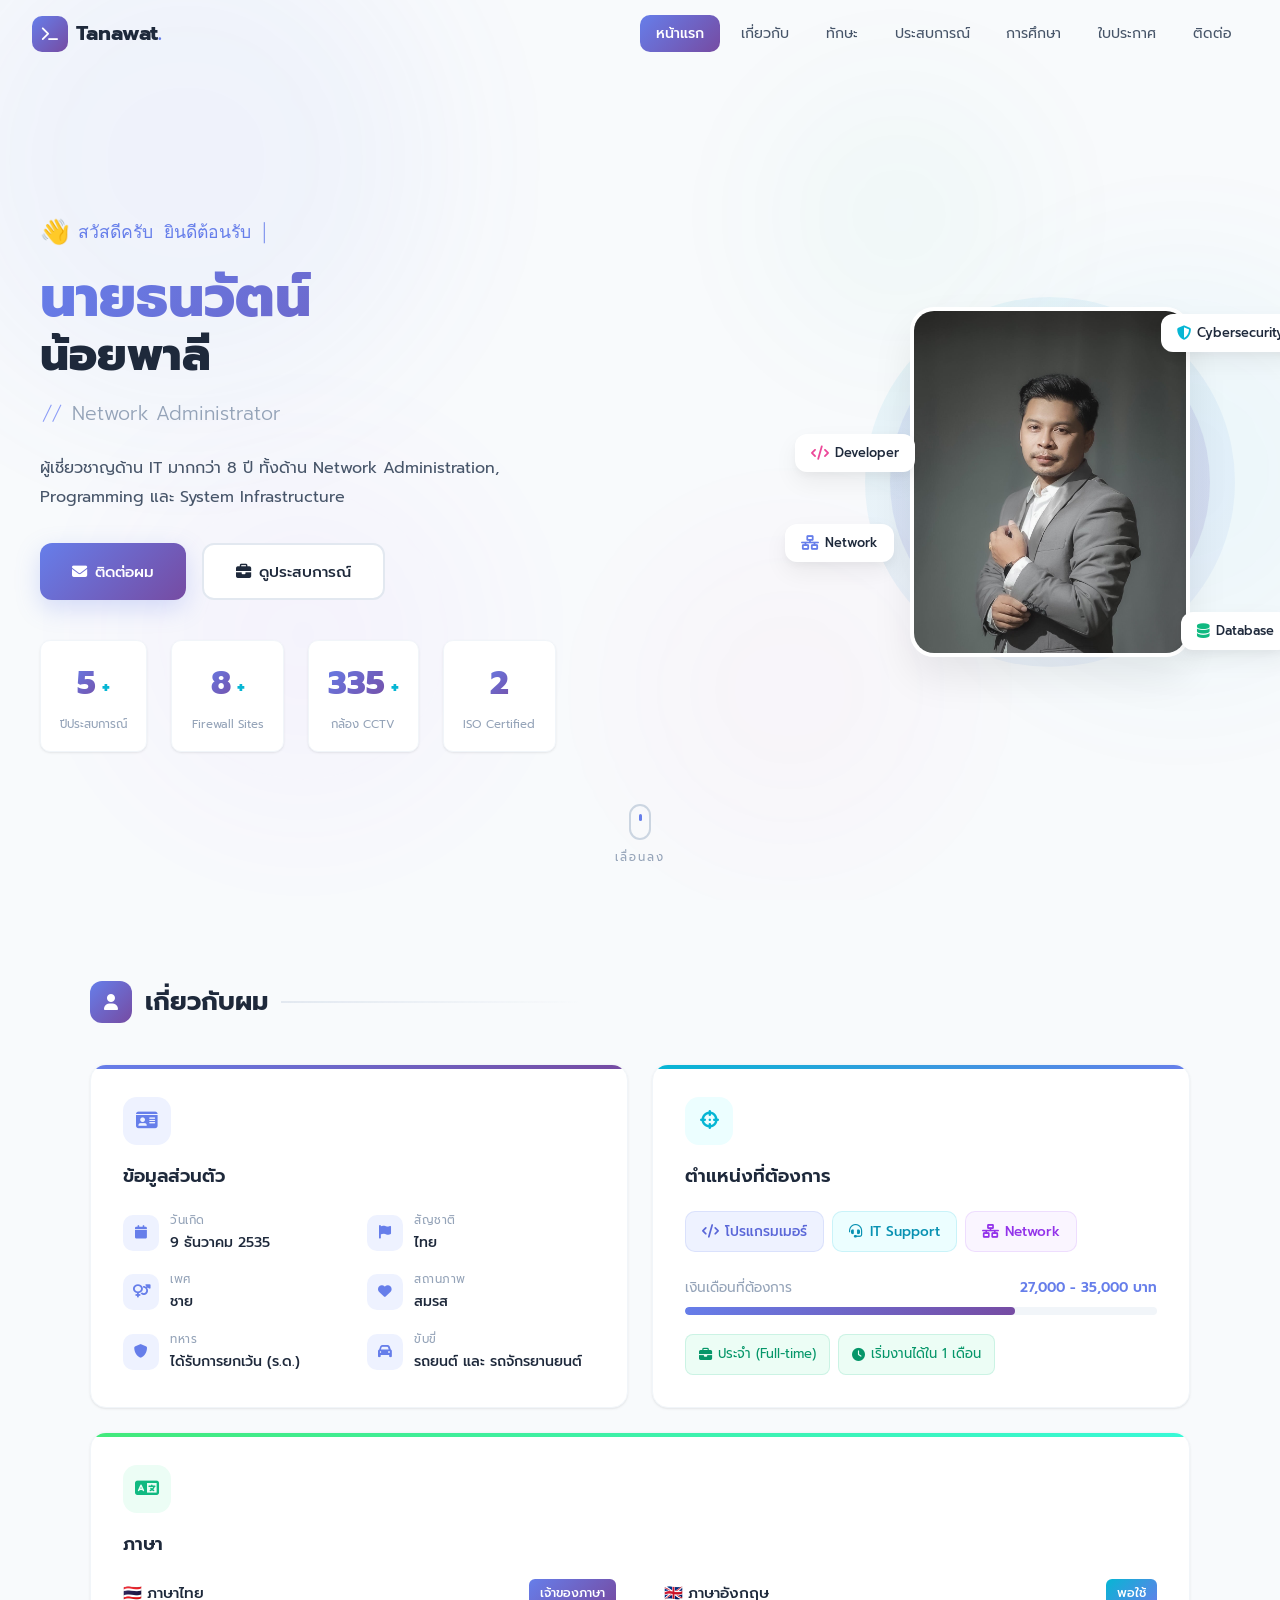
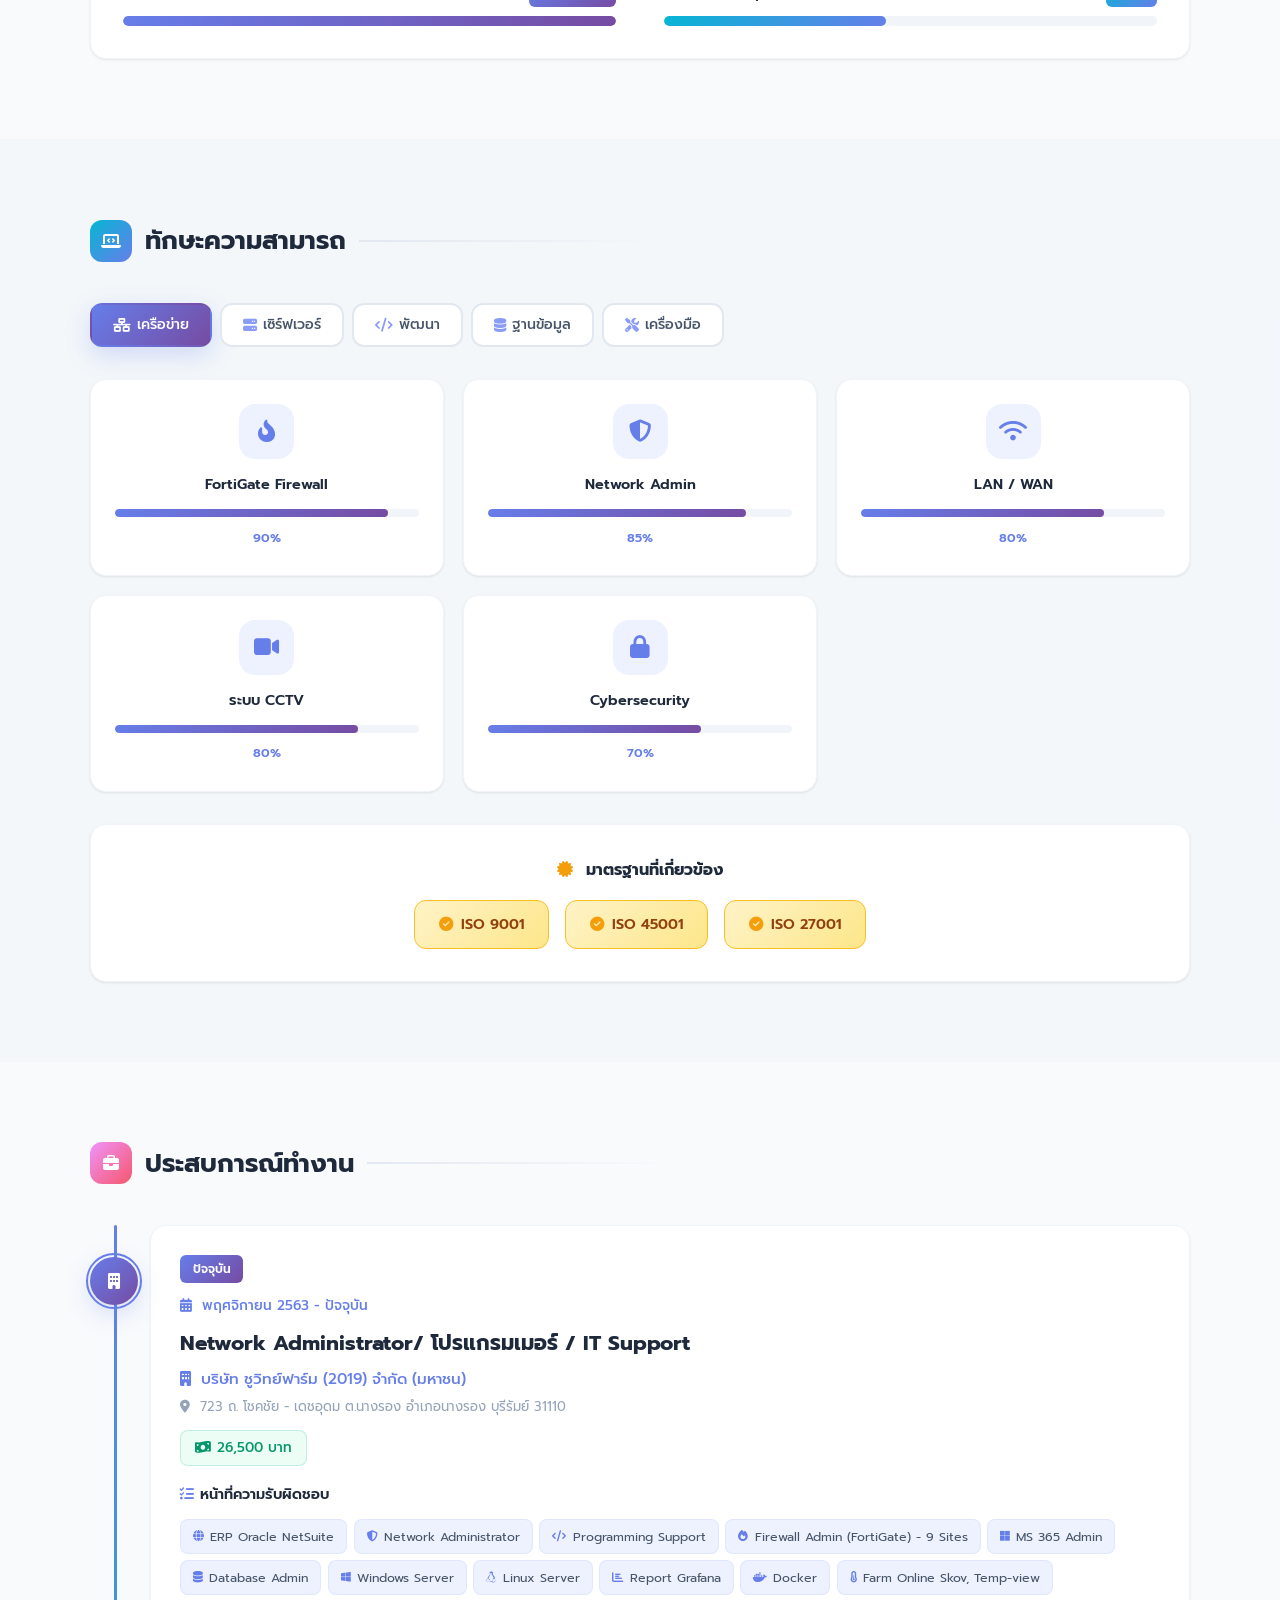
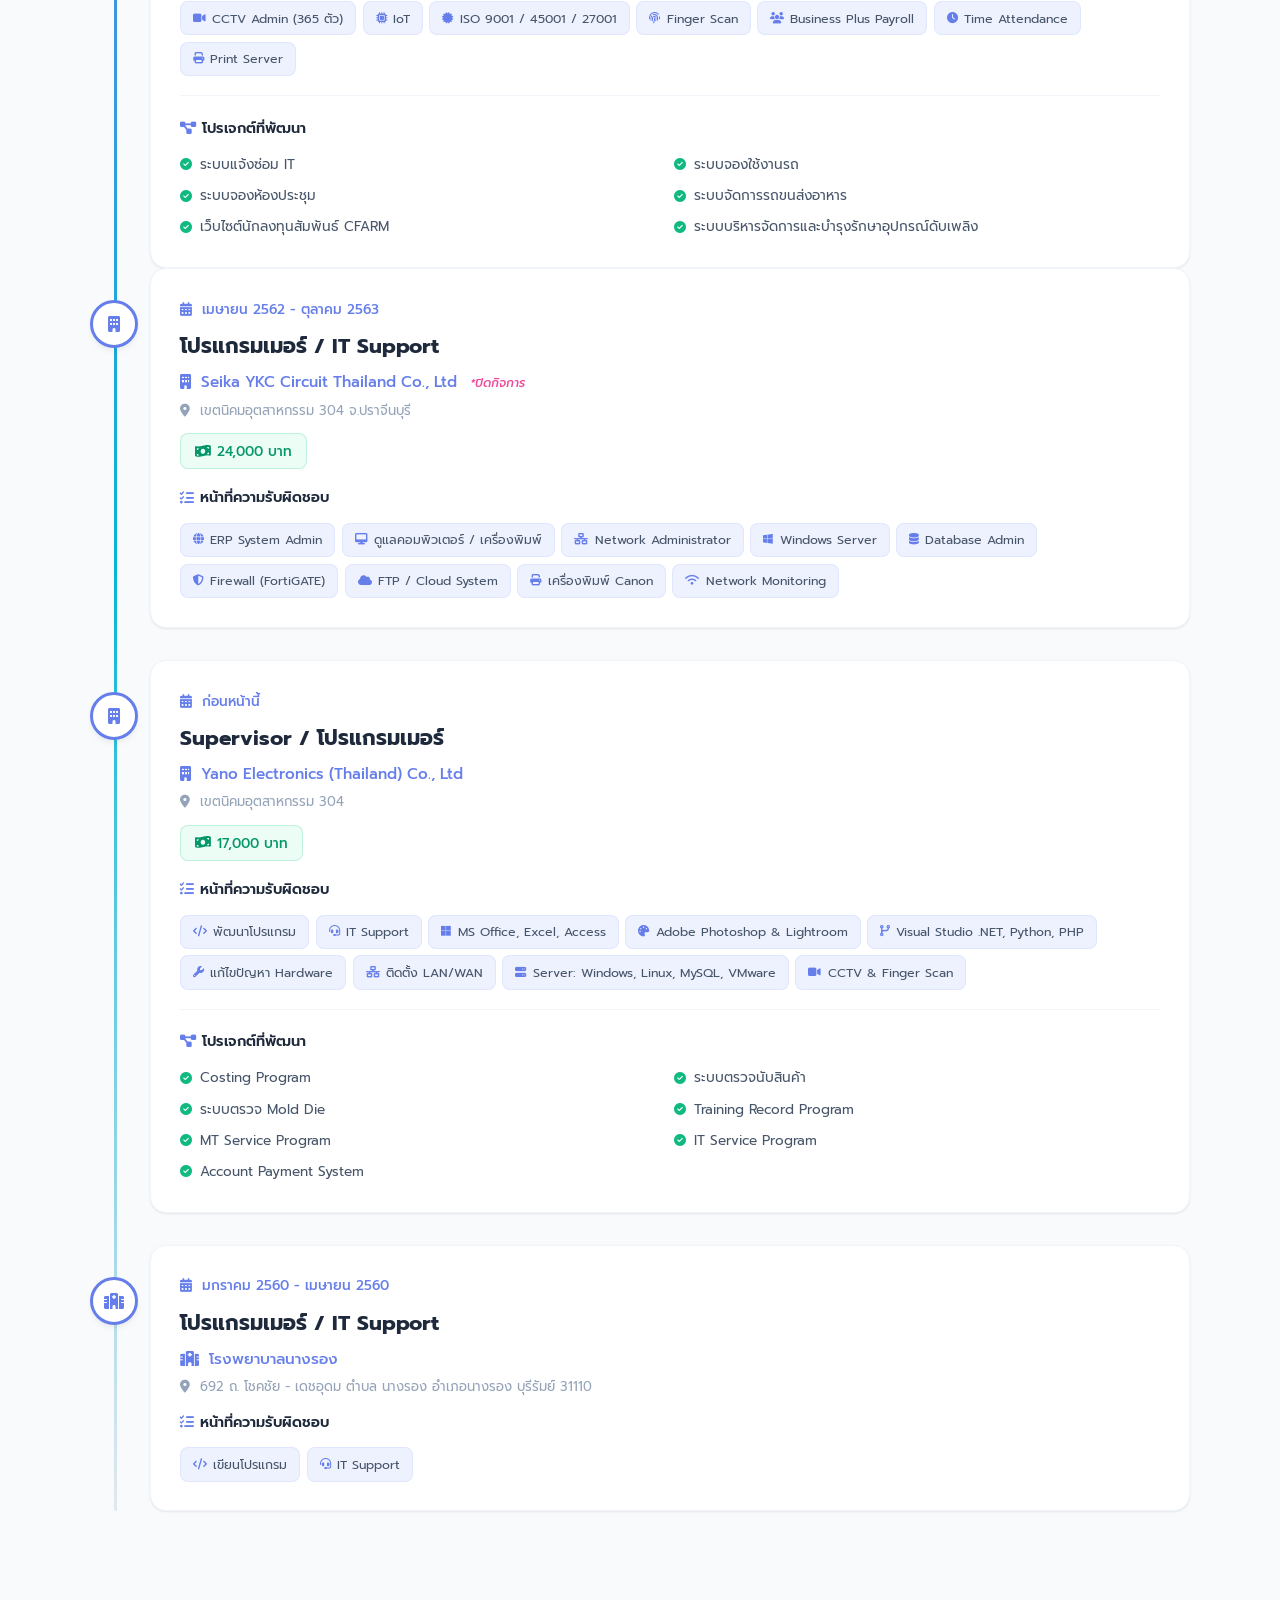
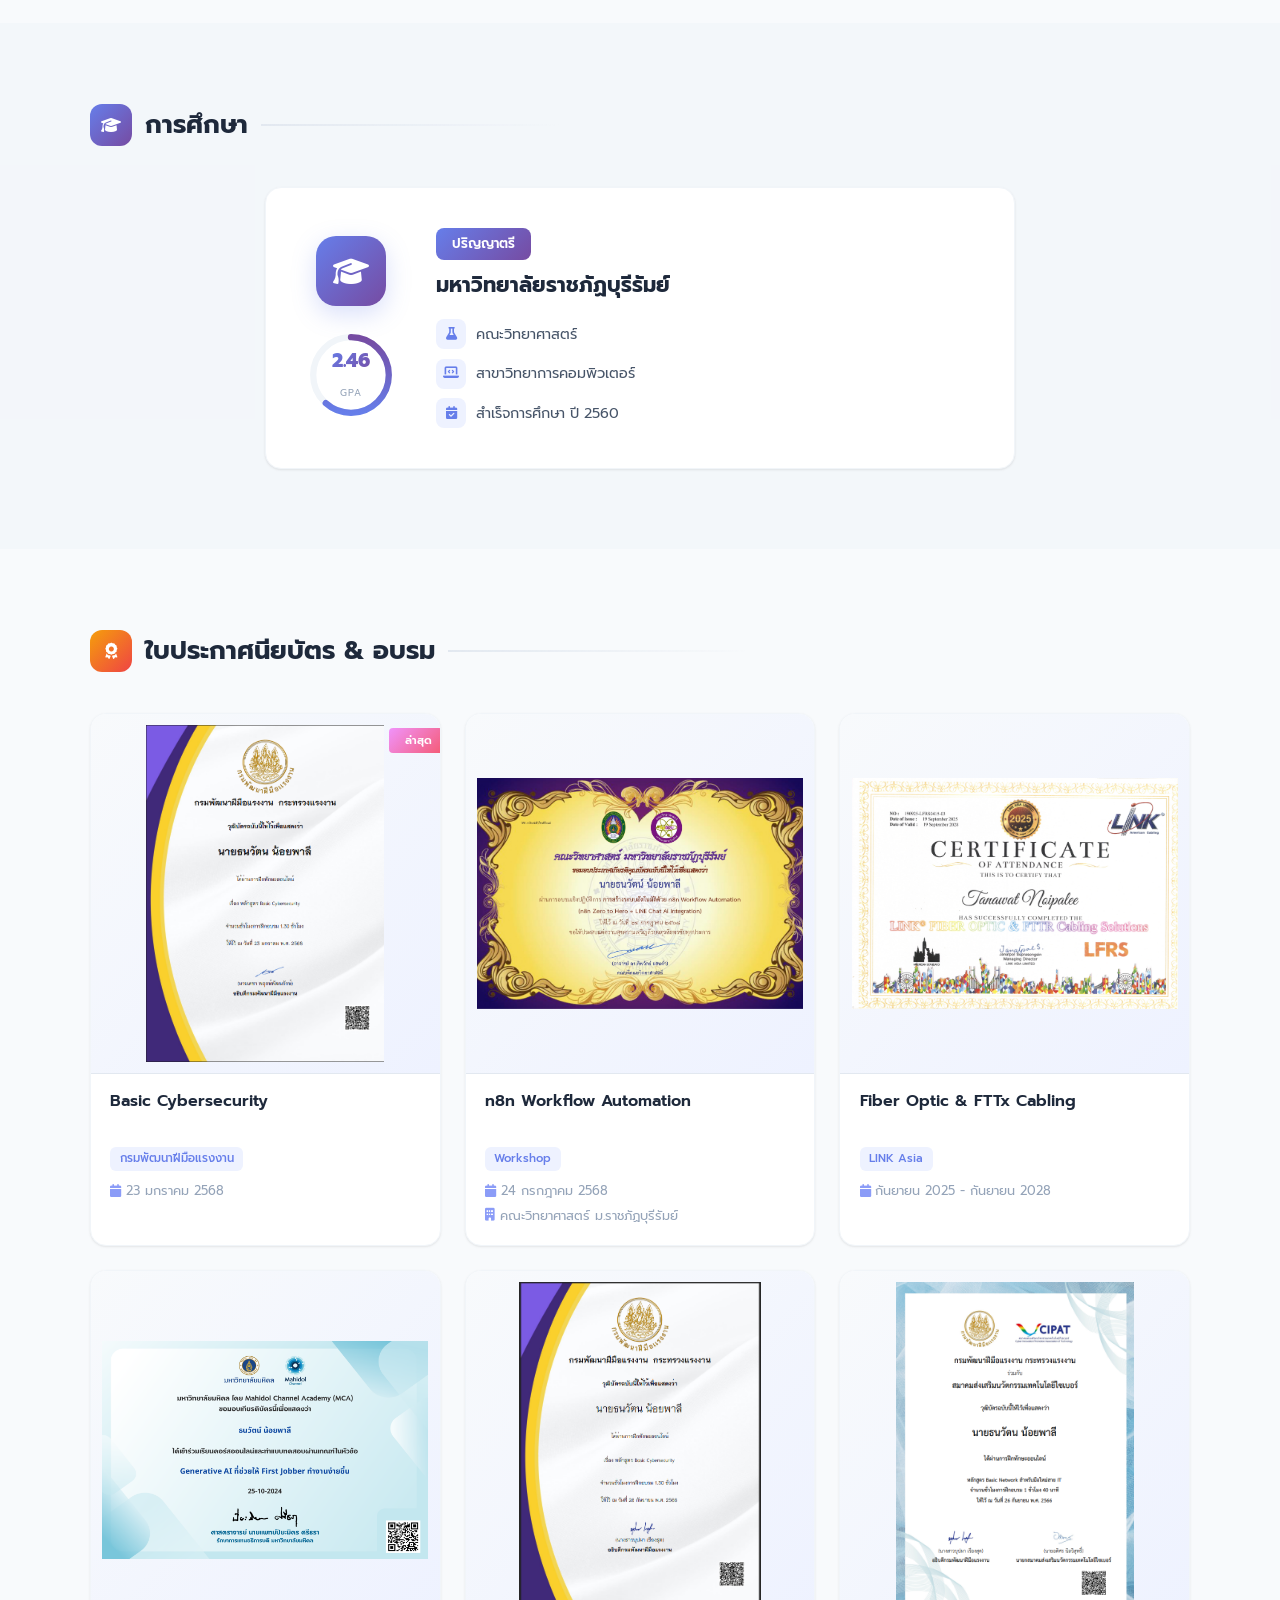
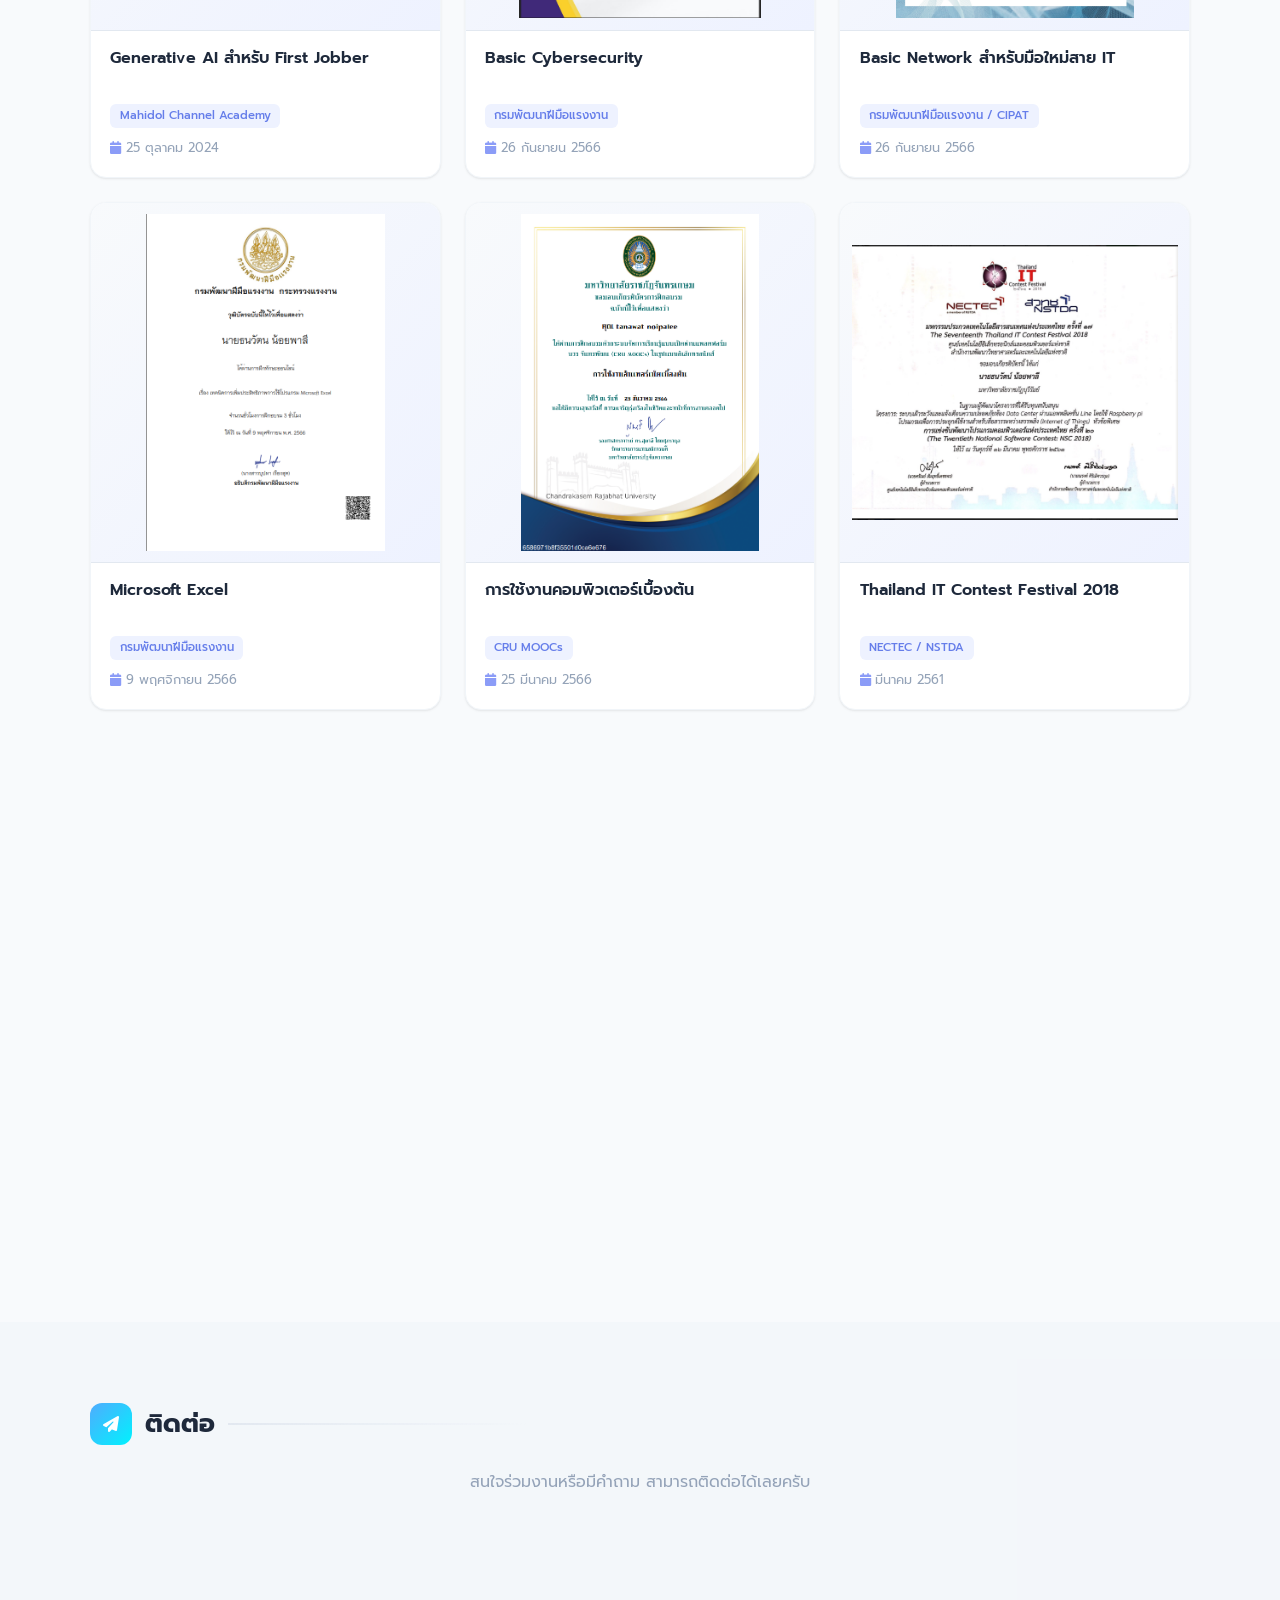
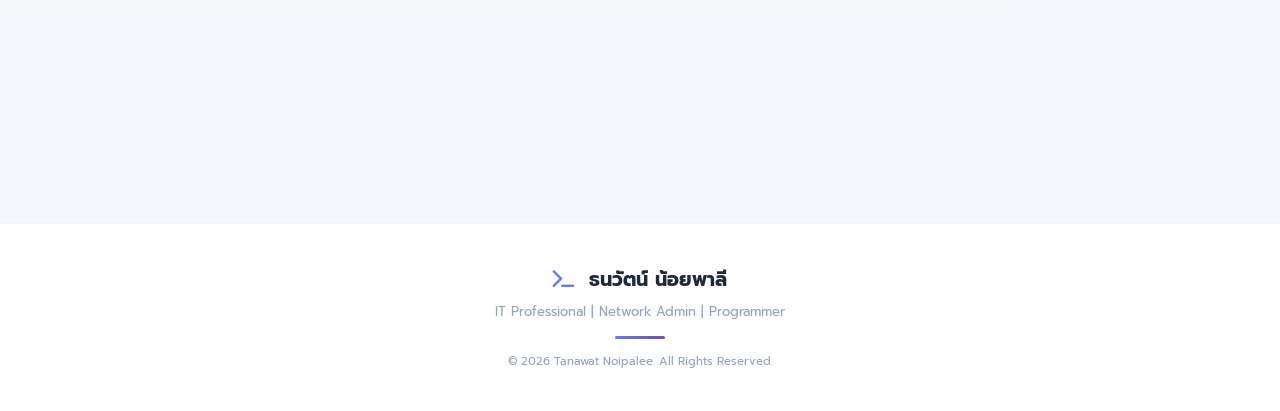
<file: index.html>
<!DOCTYPE html>
<html lang="th">

<head>
    <meta charset="UTF-8">
    <meta name="viewport" content="width=device-width, initial-scale=1.0">
    <title>นายธนวัตน์ น้อยพาลี - IT Professional Resume</title>
    <link
        href="https://fonts.googleapis.com/css2?family=Prompt:wght@300;400;500;600;700;800;900&family=Fira+Code:wght@400;500&display=swap"
        rel="stylesheet">
    <link rel="stylesheet" href="https://cdnjs.cloudflare.com/ajax/libs/font-awesome/6.5.1/css/all.min.css">
    <link rel="stylesheet" href="style.css?v=20260531-2">
</head>

<body>
    <!-- Animated Background -->
    <div class="bg-shapes">
        <div class="shape shape-1"></div>
        <div class="shape shape-2"></div>
        <div class="shape shape-3"></div>
        <div class="shape shape-4"></div>
        <div class="shape shape-5"></div>
    </div>

    <!-- Navigation -->
    <nav class="navbar" id="navbar">
        <div class="nav-logo">
            <span class="logo-icon"><i class="fas fa-terminal"></i></span>
            <span>Tanawat<span class="logo-dot">.</span></span>
        </div>
        <div class="nav-toggle" id="navToggle">
            <span></span><span></span><span></span>
        </div>
        <ul class="nav-links" id="navLinks">
            <li><a href="#hero" class="active">หน้าแรก</a></li>
            <li><a href="#about">เกี่ยวกับ</a></li>
            <li><a href="#skills">ทักษะ</a></li>
            <li><a href="#experience">ประสบการณ์</a></li>
            <li><a href="#education">การศึกษา</a></li>
            <li><a href="#certificates">ใบประกาศ</a></li>
            <li><a href="#contact">ติดต่อ</a></li>
        </ul>
    </nav>

    <!-- Hero Section -->
    <section class="hero" id="hero">
        <div class="hero-content">
            <div class="hero-text">
                <div class="greeting">
                    <span class="wave">👋</span>
                    <span class="typing-text" id="typingText"></span>
                    <span class="cursor">|</span>
                </div>
                <h1 class="hero-name">
                    <span class="first-name">นายธนวัตน์</span>
                    <span class="last-name">น้อยพาลี</span>
                </h1>
                <div class="hero-titles">
                    <div class="title-carousel" id="titleCarousel">
                        <span>Network Administrator</span>
                        <span>Programmer</span>
                        <span>IT Support Specialist</span>
                        <span>System Administrator</span>
                        <span>Database Admin</span>
                    </div>
                </div>
                <p class="hero-desc">ผู้เชี่ยวชาญด้าน IT มากกว่า 8 ปี ทั้งด้าน Network Administration, Programming และ
                    System Infrastructure</p>
                <div class="hero-buttons">
                    <a href="#contact" class="btn btn-primary">
                        <i class="fas fa-envelope"></i> ติดต่อผม
                    </a>
                    <a href="#experience" class="btn btn-outline">
                        <i class="fas fa-briefcase"></i> ดูประสบการณ์
                    </a>
                </div>
                <div class="hero-stats">
                    <div class="stat-item">
                        <span class="stat-number" data-count="6">0</span>
                        <span class="stat-plus">+</span>
                        <span class="stat-label">ปีประสบการณ์</span>
                    </div>
                    <div class="stat-item">
                        <span class="stat-number" data-count="9">0</span>
                        <span class="stat-plus">+</span>
                        <span class="stat-label">Firewall Sites</span>
                    </div>
                    <div class="stat-item">
                        <span class="stat-number" data-count="365">0</span>
                        <span class="stat-plus">+</span>
                        <span class="stat-label">กล้อง CCTV</span>
                    </div>
                    <div class="stat-item">
                        <span class="stat-number" data-count="3">0</span>
                        <span class="stat-plus"></span>
                        <span class="stat-label">ISO Certified</span>
                    </div>
                </div>
            </div>
            <div class="hero-image">
                <div class="image-wrapper">
                    <div class="image-bg-circle"></div>
                    <div class="image-bg-circle circle-2"></div>
                    <div class="image-frame">
                        <img src="S__15048734.jpg" alt="นายธนวัตน์  น้อยพาลี">
                    </div>
                    <div class="floating-badges">
                        <div class="badge badge-1"><i class="fas fa-shield-halved"></i> Cybersecurity</div>
                        <div class="badge badge-2"><i class="fas fa-network-wired"></i> Network</div>
                        <div class="badge badge-3"><i class="fas fa-database"></i> Database</div>
                        <div class="badge badge-4"><i class="fas fa-code"></i> Developer</div>
                    </div>
                </div>
            </div>
        </div>
        <div class="scroll-indicator">
            <div class="mouse">
                <div class="wheel"></div>
            </div>
            <span>เลื่อนลง</span>
        </div>
    </section>

    <!-- About Section -->
    <section class="section" id="about">
        <div class="container">
            <h2 class="section-title">
                <span class="title-icon"><i class="fas fa-user"></i></span>
                <span>เกี่ยวกับผม</span>
                <div class="title-line"></div>
            </h2>
            <div class="about-grid">
                <div class="about-card card reveal">
                    <div class="card-accent"></div>
                    <div class="about-icon"><i class="fas fa-id-card"></i></div>
                    <h3>ข้อมูลส่วนตัว</h3>
                    <div class="info-grid">
                        <div class="info-item">
                            <i class="fas fa-calendar"></i>
                            <div>
                                <span class="info-label">วันเกิด</span>
                                <span class="info-value">9 ธันวาคม 2535</span>
                            </div>
                        </div>
                        <div class="info-item">
                            <i class="fas fa-flag"></i>
                            <div>
                                <span class="info-label">สัญชาติ</span>
                                <span class="info-value">ไทย</span>
                            </div>
                        </div>
                        <div class="info-item">
                            <i class="fas fa-venus-mars"></i>
                            <div>
                                <span class="info-label">เพศ</span>
                                <span class="info-value">ชาย</span>
                            </div>
                        </div>
                        <div class="info-item">
                            <i class="fas fa-heart"></i>
                            <div>
                                <span class="info-label">สถานภาพ</span>
                                <span class="info-value">สมรส</span>
                            </div>
                        </div>
                        <div class="info-item">
                            <i class="fas fa-shield"></i>
                            <div>
                                <span class="info-label">ทหาร</span>
                                <span class="info-value">ได้รับการยกเว้น (ร.ด.)</span>
                            </div>
                        </div>
                        <div class="info-item">
                            <i class="fas fa-car"></i>
                            <div>
                                <span class="info-label">ขับขี่</span>
                                <span class="info-value">รถยนต์ และ รถจักรยานยนต์</span>
                            </div>
                        </div>
                    </div>
                </div>
                <div class="about-card card reveal">
                    <div class="card-accent accent-2"></div>
                    <div class="about-icon icon-2"><i class="fas fa-crosshairs"></i></div>
                    <h3>ตำแหน่งที่ต้องการ</h3>
                    <div class="looking-for">
                        <div class="position-tag"><i class="fas fa-code"></i> โปรแกรมเมอร์</div>
                        <div class="position-tag tag-2"><i class="fas fa-headset"></i> IT Support</div>
                        <div class="position-tag tag-3"><i class="fas fa-network-wired"></i> Network</div>
                    </div>
                    <div class="salary-section">
                        <div class="salary-header">
                            <span>เงินเดือนที่ต้องการ</span>
                            <strong>27,000 - 35,000 บาท</strong>
                        </div>
                        <div class="salary-bar">
                            <div class="salary-fill"></div>
                        </div>
                    </div>
                    <div class="info-badges">
                        <div class="info-badge">
                            <i class="fas fa-briefcase"></i> ประจำ (Full-time)
                        </div>
                        <div class="info-badge">
                            <i class="fas fa-clock"></i> เริ่มงานได้ใน 1 เดือน
                        </div>
                    </div>
                </div>
                <div class="about-card card full-width reveal">
                    <div class="card-accent accent-3"></div>
                    <div class="about-icon icon-3"><i class="fas fa-language"></i></div>
                    <h3>ภาษา</h3>
                    <div class="language-bars">
                        <div class="lang-item">
                            <div class="lang-header">
                                <span class="lang-name">🇹🇭 ภาษาไทย</span>
                                <span class="lang-level">เจ้าของภาษา</span>
                            </div>
                            <div class="lang-bar">
                                <div class="lang-fill" data-width="100"></div>
                            </div>
                        </div>
                        <div class="lang-item">
                            <div class="lang-header">
                                <span class="lang-name">🇬🇧 ภาษาอังกฤษ</span>
                                <span class="lang-level level-fair">พอใช้</span>
                            </div>
                            <div class="lang-bar">
                                <div class="lang-fill fill-2" data-width="45"></div>
                            </div>
                        </div>
                    </div>
                </div>
            </div>
        </div>
    </section>

    <!-- Skills Section -->
    <section class="section section-alt" id="skills">
        <div class="container">
            <h2 class="section-title">
                <span class="title-icon icon-skills"><i class="fas fa-laptop-code"></i></span>
                <span>ทักษะความสามารถ</span>
                <div class="title-line"></div>
            </h2>
            <div class="skills-tabs">
                <button class="tab-btn active" data-tab="network"><i class="fas fa-network-wired"></i>
                    เครือข่าย</button>
                <button class="tab-btn" data-tab="server"><i class="fas fa-server"></i> เซิร์ฟเวอร์</button>
                <button class="tab-btn" data-tab="dev"><i class="fas fa-code"></i> พัฒนา</button>
                <button class="tab-btn" data-tab="db"><i class="fas fa-database"></i> ฐานข้อมูล</button>
                <button class="tab-btn" data-tab="tools"><i class="fas fa-tools"></i> เครื่องมือ</button>
            </div>
            <div class="skills-content">
                <!-- Network Tab -->
                <div class="skill-panel active" id="tab-network">
                    <div class="skill-cards-grid">
                        <div class="skill-card card reveal">
                            <div class="skill-icon"><i class="fas fa-fire-flame-curved"></i></div>
                            <h4>FortiGate Firewall</h4>
                            <div class="skill-bar">
                                <div class="skill-fill" style="--level: 90%"></div>
                            </div>
                            <span class="skill-percent">90%</span>
                        </div>
                        <div class="skill-card card reveal">
                            <div class="skill-icon"><i class="fas fa-shield-halved"></i></div>
                            <h4>Network Admin</h4>
                            <div class="skill-bar">
                                <div class="skill-fill" style="--level: 85%"></div>
                            </div>
                            <span class="skill-percent">85%</span>
                        </div>
                        <div class="skill-card card reveal">
                            <div class="skill-icon"><i class="fas fa-wifi"></i></div>
                            <h4>LAN / WAN</h4>
                            <div class="skill-bar">
                                <div class="skill-fill" style="--level: 80%"></div>
                            </div>
                            <span class="skill-percent">80%</span>
                        </div>
                        <!-- <div class="skill-card card reveal">
                            <div class="skill-icon"><i class="fas fa-tower-broadcast"></i></div>
                            <h4>Cisco Aironet</h4>
                            <div class="skill-bar">
                                <div class="skill-fill" style="--level: 75%"></div>
                            </div>
                            <span class="skill-percent">75%</span>
                        </div> -->
                        <div class="skill-card card reveal">
                            <div class="skill-icon"><i class="fas fa-video"></i></div>
                            <h4>ระบบ CCTV</h4>
                            <div class="skill-bar">
                                <div class="skill-fill" style="--level: 80%"></div>
                            </div>
                            <span class="skill-percent">80%</span>
                        </div>
                        <div class="skill-card card reveal">
                            <div class="skill-icon"><i class="fas fa-lock"></i></div>
                            <h4>Cybersecurity</h4>
                            <div class="skill-bar">
                                <div class="skill-fill" style="--level: 70%"></div>
                            </div>
                            <span class="skill-percent">70%</span>
                        </div>
                    </div>
                </div>
                <!-- Server Tab -->
                <div class="skill-panel" id="tab-server">
                    <div class="skill-cards-grid">
                        <div class="skill-card card reveal">
                            <div class="skill-icon"><i class="fab fa-windows"></i></div>
                            <h4>Windows Server</h4>
                            <div class="skill-bar">
                                <div class="skill-fill" style="--level: 85%"></div>
                            </div>
                            <span class="skill-percent">85%</span>
                        </div>
                        <div class="skill-card card reveal">
                            <div class="skill-icon"><i class="fab fa-linux"></i></div>
                            <h4>Linux Server</h4>
                            <div class="skill-bar">
                                <div class="skill-fill" style="--level: 80%"></div>
                            </div>
                            <span class="skill-percent">80%</span>
                        </div>
                        <div class="skill-card card reveal">
                            <div class="skill-icon"><i class="fab fa-docker"></i></div>
                            <h4>Docker</h4>
                            <div class="skill-bar">
                                <div class="skill-fill" style="--level: 80%"></div>
                            </div>
                            <span class="skill-percent">80%</span>
                        </div>
                        <div class="skill-card card reveal">
                            <div class="skill-icon"><i class="fas fa-cloud"></i></div>
                            <h4>FTP / Cloud</h4>
                            <div class="skill-bar">
                                <div class="skill-fill" style="--level: 75%"></div>
                            </div>
                            <span class="skill-percent">75%</span>
                        </div>
                        <div class="skill-card card reveal">
                            <div class="skill-icon"><i class="fas fa-print"></i></div>
                            <h4>Print Server</h4>
                            <div class="skill-bar">
                                <div class="skill-fill" style="--level: 75%"></div>
                            </div>
                            <span class="skill-percent">75%</span>
                        </div>
                        <div class="skill-card card reveal">
                            <div class="skill-icon"><i class="fas fa-microchip"></i></div>
                            <h4>IoT Systems</h4>
                            <div class="skill-bar">
                                <div class="skill-fill" style="--level: 70%"></div>
                            </div>
                            <span class="skill-percent">70%</span>
                        </div>
                    </div>
                </div>
                <!-- Dev Tab -->
                <div class="skill-panel" id="tab-dev">
                    <div class="skill-cards-grid">
                        <div class="skill-card card reveal">
                            <div class="skill-icon"><i class="fab fa-python"></i></div>
                            <h4>Python</h4>
                            <div class="skill-bar">
                                <div class="skill-fill" style="--level: 80%"></div>
                            </div>
                            <span class="skill-percent">80%</span>
                        </div>
                        <div class="skill-card card reveal">
                            <div class="skill-icon"><i class="fab fa-php"></i></div>
                            <h4>PHP</h4>
                            <div class="skill-bar">
                                <div class="skill-fill" style="--level: 75%"></div>
                            </div>
                            <span class="skill-percent">75%</span>
                        </div>
                        <div class="skill-card card reveal">
                            <div class="skill-icon"><i class="fas fa-code"></i></div>
                            <h4>Visual Studio .NET</h4>
                            <div class="skill-bar">
                                <div class="skill-fill" style="--level: 70%"></div>
                            </div>
                            <span class="skill-percent">70%</span>
                        </div>
                        <div class="skill-card card reveal">
                            <div class="skill-icon"><i class="fab fa-line"></i></div>
                            <h4>LINE Bot</h4>
                            <div class="skill-bar">
                                <div class="skill-fill" style="--level: 75%"></div>
                            </div>
                            <span class="skill-percent">75%</span>
                        </div>
                        <div class="skill-card card reveal">
                            <div class="skill-icon"><i class="fas fa-microchip"></i></div>
                            <h4>Raspberry Pi</h4>
                            <div class="skill-bar">
                                <div class="skill-fill" style="--level: 65%"></div>
                            </div>
                            <span class="skill-percent">65%</span>
                        </div>
                    </div>
                </div>
                <!-- DB Tab -->
                <div class="skill-panel" id="tab-db">
                    <div class="skill-cards-grid">
                        <div class="skill-card card reveal">
                            <div class="skill-icon"><i class="fas fa-gem"></i></div>
                            <h4>Oracle NetSuite ERP</h4>
                            <div class="skill-bar">
                                <div class="skill-fill" style="--level: 85%"></div>
                            </div>
                            <span class="skill-percent">85%</span>
                        </div>
                        <div class="skill-card card reveal">
                            <div class="skill-icon"><i class="fas fa-database"></i></div>
                            <h4>MySQL</h4>
                            <div class="skill-bar">
                                <div class="skill-fill" style="--level: 80%"></div>
                            </div>
                            <span class="skill-percent">80%</span>
                        </div>
                        <div class="skill-card card reveal">
                            <div class="skill-icon"><i class="fas fa-database"></i></div>
                            <h4>SQL Server</h4>
                            <div class="skill-bar">
                                <div class="skill-fill" style="--level: 75%"></div>
                            </div>
                            <span class="skill-percent">75%</span>
                        </div>
                        <div class="skill-card card reveal">
                            <div class="skill-icon"><i class="fas fa-chart-line"></i></div>
                            <h4>Grafana</h4>
                            <div class="skill-bar">
                                <div class="skill-fill" style="--level: 80%"></div>
                            </div>
                            <span class="skill-percent">80%</span>
                        </div>
                        <div class="skill-card card reveal">
                            <div class="skill-icon"><i class="fas fa-industry"></i></div>
                            <h4>McFrame ERP</h4>
                            <div class="skill-bar">
                                <div class="skill-fill" style="--level: 75%"></div>
                            </div>
                            <span class="skill-percent">75%</span>
                        </div>
                    </div>
                </div>
                <!-- Tools Tab -->
                <div class="skill-panel" id="tab-tools">
                    <div class="skill-cards-grid">
                        <div class="skill-card card reveal">
                            <div class="skill-icon"><i class="fab fa-microsoft"></i></div>
                            <h4>Microsoft 365</h4>
                            <div class="skill-bar">
                                <div class="skill-fill" style="--level: 90%"></div>
                            </div>
                            <span class="skill-percent">90%</span>
                        </div>
                        <div class="skill-card card reveal">
                            <div class="skill-icon"><i class="fas fa-palette"></i></div>
                            <h4>Adobe Photoshop</h4>
                            <div class="skill-bar">
                                <div class="skill-fill" style="--level: 75%"></div>
                            </div>
                            <span class="skill-percent">75%</span>
                        </div>
                        <div class="skill-card card reveal">
                            <div class="skill-icon"><i class="fas fa-camera"></i></div>
                            <h4>Adobe Lightroom</h4>
                            <div class="skill-bar">
                                <div class="skill-fill" style="--level: 70%"></div>
                            </div>
                            <span class="skill-percent">70%</span>
                        </div>
                        <div class="skill-card card reveal">
                            <div class="skill-icon"><i class="fas fa-server"></i></div>
                            <h4>VMware</h4>
                            <div class="skill-bar">
                                <div class="skill-fill" style="--level: 75%"></div>
                            </div>
                            <span class="skill-percent">75%</span>
                        </div>
                        <div class="skill-card card reveal">
                            <div class="skill-icon"><i class="fas fa-temperature-half"></i></div>
                            <h4>Farm Online Skov</h4>
                            <div class="skill-bar">
                                <div class="skill-fill" style="--level: 80%"></div>
                            </div>
                            <span class="skill-percent">80%</span>
                        </div>
                    </div>
                </div>
            </div>
            <!-- ISO Badges -->
            <div class="iso-section reveal">
                <h3><i class="fas fa-certificate"></i> มาตรฐานที่เกี่ยวข้อง</h3>
                <div class="iso-badges">
                    <div class="iso-badge"><i class="fas fa-check-circle"></i> ISO 9001</div>
                    <div class="iso-badge"><i class="fas fa-check-circle"></i> ISO 45001</div>
                    <div class="iso-badge"><i class="fas fa-check-circle"></i> ISO 27001</div>
                </div>
            </div>
        </div>
    </section>

    <!-- Experience Section -->
    <section class="section" id="experience">
        <div class="container">
            <h2 class="section-title">
                <span class="title-icon icon-exp"><i class="fas fa-briefcase"></i></span>
                <span>ประสบการณ์ทำงาน</span>
                <div class="title-line"></div>
            </h2>
            <div class="timeline">
                <!-- Job 1 -->
                <div class="timeline-item reveal">
                    <div class="timeline-marker current">
                        <div class="marker-pulse"></div>
                        <i class="fas fa-building"></i>
                    </div>
                    <div class="timeline-content card">
                        <div class="timeline-badge">ปัจจุบัน</div>
                        <div class="timeline-date">
                            <i class="fas fa-calendar-alt"></i> พฤศจิกายน 2563 - ปัจจุบัน
                        </div>
                        <h3 class="timeline-title">Network Administrator/ โปรแกรมเมอร์ / IT Support</h3>
                        <h4 class="timeline-company">
                            <i class="fas fa-building"></i> บริษัท ชูวิทย์ฟาร์ม (2019) จำกัด (มหาชน)
                        </h4>
                        <p class="timeline-location">
                            <i class="fas fa-map-marker-alt"></i> 723 ถ. โชคชัย - เดชอุดม ต.นางรอง อำเภอนางรอง บุรีรัมย์
                            31110
                        </p>
                        <div class="timeline-salary">
                            <i class="fas fa-money-bill-wave"></i> 26,500 บาท
                        </div>
                        <div class="timeline-responsibilities">
                            <h5><i class="fas fa-tasks"></i> หน้าที่ความรับผิดชอบ</h5>
                            <div class="resp-tags">
                                <span class="resp-tag"><i class="fas fa-globe"></i> ERP Oracle NetSuite</span>
                                <span class="resp-tag"><i class="fas fa-shield-halved"></i> Network Administrator</span>
                                <span class="resp-tag"><i class="fas fa-code"></i> Programming Support</span>
                                <span class="resp-tag"><i class="fas fa-fire"></i> Firewall Admin (FortiGate) - 9
                                    Sites</span>
                                <span class="resp-tag"><i class="fab fa-microsoft"></i> MS 365 Admin</span>
                                <span class="resp-tag"><i class="fas fa-database"></i> Database Admin</span>
                                <span class="resp-tag"><i class="fab fa-windows"></i> Windows Server</span>
                                <span class="resp-tag"><i class="fab fa-linux"></i> Linux Server</span>
                                <span class="resp-tag"><i class="fas fa-chart-bar"></i> Report Grafana</span>
                                <span class="resp-tag"><i class="fab fa-docker"></i> Docker</span>
                                <span class="resp-tag"><i class="fas fa-temperature-half"></i> Farm Online Skov,
                                    Temp-view</span>
                                <span class="resp-tag"><i class="fas fa-video"></i> CCTV Admin (365 ตัว)</span>
                                <span class="resp-tag"><i class="fas fa-microchip"></i> IoT</span>
                                <span class="resp-tag"><i class="fas fa-certificate"></i> ISO 9001 / 45001 /
                                    27001</span>
                                <span class="resp-tag"><i class="fas fa-fingerprint"></i> Finger Scan</span>
                                <span class="resp-tag"><i class="fas fa-users"></i> Business Plus Payroll</span>
                                <span class="resp-tag"><i class="fas fa-clock"></i> Time Attendance</span>
                                <span class="resp-tag"><i class="fas fa-print"></i> Print Server</span>
                             
                        </div>
                        <div class="projects-section">
                            <h5><i class="fas fa-project-diagram"></i> โปรเจกต์ที่พัฒนา</h5>
                            <div class="project-list">
                                <div class="project-item"><i class="fas fa-check-circle"></i> ระบบแจ้งซ่อม IT</div>
                                <div class="project-item"><i class="fas fa-check-circle"></i> ระบบจองใช้งานรถ</div>
                                <div class="project-item"><i class="fas fa-check-circle"></i> ระบบจองห้องประชุม</div>
                                <div class="project-item"><i class="fas fa-check-circle"></i> ระบบจัดการรถขนส่งอาหาร</div>
                                <div class="project-item"><i class="fas fa-check-circle"></i> เว็บไซต์นักลงทุนสัมพันธ์ CFARM</div>
                                <div class="project-item"><i class="fas fa-check-circle"></i> ระบบบริหารจัดการและบำรุงรักษาอุปกรณ์ดับเพลิง</div>
                            </div>
                        </div>
                    </div>
                </div>

                <!-- Job 2 -->
                <div class="timeline-item reveal">
                    <div class="timeline-marker">
                        <i class="fas fa-building"></i>
                    </div>
                    <div class="timeline-content card">
                        <div class="timeline-date">
                            <i class="fas fa-calendar-alt"></i> เมษายน 2562 - ตุลาคม 2563
                        </div>
                        <h3 class="timeline-title">โปรแกรมเมอร์ / IT Support</h3>
                        <h4 class="timeline-company">
                            <i class="fas fa-building"></i> Seika YKC Circuit Thailand Co., Ltd
                            <span class="company-note">*ปิดกิจการ</span>
                        </h4>
                        <p class="timeline-location">
                            <i class="fas fa-map-marker-alt"></i> เขตนิคมอุตสาหกรรม 304 จ.ปราจีนบุรี
                        </p>
                        <div class="timeline-salary">
                            <i class="fas fa-money-bill-wave"></i> 24,000 บาท
                        </div>
                        <div class="timeline-responsibilities">
                            <h5><i class="fas fa-tasks"></i> หน้าที่ความรับผิดชอบ</h5>
                            <div class="resp-tags">
                                <span class="resp-tag"><i class="fas fa-globe"></i> ERP System Admin</span>
                                <span class="resp-tag"><i class="fas fa-desktop"></i> ดูแลคอมพิวเตอร์ /
                                    เครื่องพิมพ์</span>
                                <span class="resp-tag"><i class="fas fa-network-wired"></i> Network Administrator</span>
                                <span class="resp-tag"><i class="fab fa-windows"></i> Windows Server</span>
                                <span class="resp-tag"><i class="fas fa-database"></i> Database Admin</span>
                                <span class="resp-tag"><i class="fas fa-shield-halved"></i> Firewall (FortiGATE)</span>
                                <span class="resp-tag"><i class="fas fa-cloud"></i> FTP / Cloud System</span>
                                <span class="resp-tag"><i class="fas fa-print"></i> เครื่องพิมพ์ Canon</span>
                                <span class="resp-tag"><i class="fas fa-wifi"></i> Network Monitoring</span>
                            </div>
                        </div>
                    </div>
                </div>

                <!-- Job 3 -->
                <div class="timeline-item reveal">
                    <div class="timeline-marker">
                        <i class="fas fa-building"></i>
                    </div>
                    <div class="timeline-content card">
                        <div class="timeline-date">
                            <i class="fas fa-calendar-alt"></i> ก่อนหน้านี้
                        </div>
                        <h3 class="timeline-title">Supervisor / โปรแกรมเมอร์</h3>
                        <h4 class="timeline-company">
                            <i class="fas fa-building"></i> Yano Electronics (Thailand) Co., Ltd
                        </h4>
                        <p class="timeline-location">
                            <i class="fas fa-map-marker-alt"></i> เขตนิคมอุตสาหกรรม 304
                        </p>
                        <div class="timeline-salary">
                            <i class="fas fa-money-bill-wave"></i> 17,000 บาท
                        </div>
                        <div class="timeline-responsibilities">
                            <h5><i class="fas fa-tasks"></i> หน้าที่ความรับผิดชอบ</h5>
                            <div class="resp-tags">
                                <span class="resp-tag"><i class="fas fa-code"></i> พัฒนาโปรแกรม</span>
                                <span class="resp-tag"><i class="fas fa-headset"></i> IT Support</span>
                                <span class="resp-tag"><i class="fab fa-microsoft"></i> MS Office, Excel, Access</span>
                                <span class="resp-tag"><i class="fas fa-palette"></i> Adobe Photoshop & Lightroom</span>
                                <span class="resp-tag"><i class="fas fa-code-branch"></i> Visual Studio .NET, Python,
                                    PHP</span>
                                <span class="resp-tag"><i class="fas fa-wrench"></i> แก้ไขปัญหา Hardware</span>
                                <span class="resp-tag"><i class="fas fa-network-wired"></i> ติดตั้ง LAN/WAN</span>
                                <span class="resp-tag"><i class="fas fa-server"></i> Server: Windows, Linux, MySQL,
                                    VMware</span>
                                <span class="resp-tag"><i class="fas fa-video"></i> CCTV & Finger Scan</span>
                            </div>
                        </div>
                        <div class="projects-section">
                            <h5><i class="fas fa-project-diagram"></i> โปรเจกต์ที่พัฒนา</h5>
                            <div class="project-list">
                                <div class="project-item"><i class="fas fa-check-circle"></i> Costing Program</div>
                                <div class="project-item"><i class="fas fa-check-circle"></i> ระบบตรวจนับสินค้า</div>
                                <div class="project-item"><i class="fas fa-check-circle"></i> ระบบตรวจ Mold Die</div>
                                <div class="project-item"><i class="fas fa-check-circle"></i> Training Record Program
                                </div>
                                <div class="project-item"><i class="fas fa-check-circle"></i> MT Service Program</div>
                                <div class="project-item"><i class="fas fa-check-circle"></i> IT Service Program</div>
                                <div class="project-item"><i class="fas fa-check-circle"></i> Account Payment System
                                </div>
                            </div>
                        </div>
                    </div>
                </div>

                <!-- Job 4 -->
                <div class="timeline-item reveal">
                    <div class="timeline-marker">
                        <i class="fas fa-hospital"></i>
                    </div>
                    <div class="timeline-content card">
                        <div class="timeline-date">
                            <i class="fas fa-calendar-alt"></i> มกราคม 2560 - เมษายน 2560
                        </div>
                        <h3 class="timeline-title">โปรแกรมเมอร์ / IT Support</h3>
                        <h4 class="timeline-company">
                            <i class="fas fa-hospital"></i> โรงพยาบาลนางรอง
                        </h4>
                        <p class="timeline-location">
                            <i class="fas fa-map-marker-alt"></i> 692 ถ. โชคชัย - เดชอุดม ตำบล นางรอง อำเภอนางรอง
                            บุรีรัมย์ 31110
                        </p>
                        <div class="timeline-responsibilities">
                            <h5><i class="fas fa-tasks"></i> หน้าที่ความรับผิดชอบ</h5>
                            <div class="resp-tags">
                                <span class="resp-tag"><i class="fas fa-code"></i> เขียนโปรแกรม</span>
                                <span class="resp-tag"><i class="fas fa-headset"></i> IT Support</span>
                            </div>
                        </div>
                    </div>
                </div>
            </div>
        </div>
    </section>

    <!-- Education Section -->
    <section class="section section-alt" id="education">
        <div class="container">
            <h2 class="section-title">
                <span class="title-icon icon-edu"><i class="fas fa-graduation-cap"></i></span>
                <span>การศึกษา</span>
                <div class="title-line"></div>
            </h2>
            <div class="education-card card reveal">
                <div class="edu-left">
                    <div class="edu-icon-large">
                        <i class="fas fa-graduation-cap"></i>
                    </div>
                    <div class="gpa-circle">
                        <svg viewBox="0 0 100 100">
                            <defs>
                                <linearGradient id="gpaGrad" x1="0%" y1="0%" x2="100%" y2="0%">
                                    <stop offset="0%" style="stop-color:#667eea" />
                                    <stop offset="100%" style="stop-color:#764ba2" />
                                </linearGradient>
                            </defs>
                            <circle cx="50" cy="50" r="42" class="gpa-bg"></circle>
                            <circle cx="50" cy="50" r="42" class="gpa-fill" data-gpa="2.46"></circle>
                        </svg>
                        <div class="gpa-text">
                            <span class="gpa-number">2.46</span>
                            <span class="gpa-label">GPA</span>
                        </div>
                    </div>
                </div>
                <div class="edu-right">
                    <div class="edu-badge">ปริญญาตรี</div>
                    <h3 class="edu-school">มหาวิทยาลัยราชภัฏบุรีรัมย์</h3>
                    <div class="edu-details">
                        <div class="edu-detail">
                            <i class="fas fa-flask"></i>
                            <span>คณะวิทยาศาสตร์</span>
                        </div>
                        <div class="edu-detail">
                            <i class="fas fa-laptop-code"></i>
                            <span>สาขาวิทยาการคอมพิวเตอร์</span>
                        </div>
                        <div class="edu-detail">
                            <i class="fas fa-calendar-check"></i>
                            <span>สำเร็จการศึกษา ปี 2560</span>
                        </div>
                    </div>
                </div>
            </div>
        </div>
    </section>

    <!-- Certificates Section -->
    <section class="section" id="certificates">
        <div class="container">
            <h2 class="section-title">
                <span class="title-icon icon-cert"><i class="fas fa-award"></i></span>
                <span>ใบประกาศนียบัตร & อบรม</span>
                <div class="title-line"></div>
            </h2>
            <div class="cert-grid">
                <div class="cert-card card reveal">
                    <div class="cert-ribbon">ล่าสุด</div>
                    <a class="cert-image-link" href="assets/certificates/basic-cybersecurity-2568.png" target="_blank" aria-label="เปิดใบประกาศ Basic Cybersecurity 2568">
                        <img src="assets/certificates/basic-cybersecurity-2568.png" alt="ใบประกาศ Basic Cybersecurity 2568">
                    </a>
                    <h3>Basic Cybersecurity</h3>
                    <span class="cert-type">กรมพัฒนาฝีมือแรงงาน</span>
                    <p class="cert-date"><i class="fas fa-calendar"></i> 23 มกราคม 2568</p>
                </div>
                <div class="cert-card card reveal">
                    <a class="cert-image-link" href="assets/certificates/n8n-workflow-automation-2568.jpg" target="_blank" aria-label="เปิดใบประกาศ n8n Workflow Automation">
                        <img src="assets/certificates/n8n-workflow-automation-2568.jpg" alt="ใบประกาศ n8n Workflow Automation">
                    </a>
                    <h3>n8n Workflow Automation</h3>
                    <span class="cert-type">Workshop</span>
                    <p class="cert-date"><i class="fas fa-calendar"></i> 24 กรกฎาคม 2568</p>
                    <p class="cert-org"><i class="fas fa-building"></i> คณะวิทยาศาสตร์ ม.ราชภัฏบุรีรัมย์</p>
                </div>
                <div class="cert-card card reveal">
                    <a class="cert-image-link" href="assets/certificates/link-fiber-optic-2025.jpg" target="_blank" aria-label="เปิดใบประกาศ Fiber Optic">
                        <img src="assets/certificates/link-fiber-optic-2025.jpg" alt="ใบประกาศ Fiber Optic และ FTTx Cabling">
                    </a>
                    <h3>Fiber Optic & FTTx Cabling</h3>
                    <span class="cert-type">LINK Asia</span>
                    <p class="cert-date"><i class="fas fa-calendar"></i> กันยายน 2025 - กันยายน 2028</p>
                </div>
                <div class="cert-card card reveal">
                    <a class="cert-image-link" href="assets/certificates/generative-ai-first-jobber-2024.png" target="_blank" aria-label="เปิดใบประกาศ Generative AI">
                        <img src="assets/certificates/generative-ai-first-jobber-2024.png" alt="ใบประกาศ Generative AI ที่ช่วยให้ First Jobber ทำงานง่ายขึ้น">
                    </a>
                    <h3>Generative AI สำหรับ First Jobber</h3>
                    <span class="cert-type">Mahidol Channel Academy</span>
                    <p class="cert-date"><i class="fas fa-calendar"></i> 25 ตุลาคม 2024</p>
                </div>
                <div class="cert-card card reveal">
                    <a class="cert-image-link" href="assets/certificates/basic-cybersecurity-2566.png" target="_blank" aria-label="เปิดใบประกาศ Basic Cybersecurity 2566">
                        <img src="assets/certificates/basic-cybersecurity-2566.png" alt="ใบประกาศ Basic Cybersecurity 2566">
                    </a>
                    <h3>Basic Cybersecurity</h3>
                    <span class="cert-type">กรมพัฒนาฝีมือแรงงาน</span>
                    <p class="cert-date"><i class="fas fa-calendar"></i> 26 กันยายน 2566</p>
                </div>
                <div class="cert-card card reveal">
                    <a class="cert-image-link" href="assets/certificates/basic-network-2566.png" target="_blank" aria-label="เปิดใบประกาศ Basic Network">
                        <img src="assets/certificates/basic-network-2566.png" alt="ใบประกาศ Basic Network สำหรับมือใหม่สาย IT">
                    </a>
                    <h3>Basic Network สำหรับมือใหม่สาย IT</h3>
                    <span class="cert-type">กรมพัฒนาฝีมือแรงงาน / CIPAT</span>
                    <p class="cert-date"><i class="fas fa-calendar"></i> 26 กันยายน 2566</p>
                </div>
                <div class="cert-card card reveal">
                    <a class="cert-image-link" href="assets/certificates/excel-2566.png" target="_blank" aria-label="เปิดใบประกาศ Microsoft Excel">
                        <img src="assets/certificates/excel-2566.png" alt="ใบประกาศเทคนิคการเพิ่มประสิทธิภาพการใช้ Microsoft Excel">
                    </a>
                    <h3>Microsoft Excel</h3>
                    <span class="cert-type">กรมพัฒนาฝีมือแรงงาน</span>
                    <p class="cert-date"><i class="fas fa-calendar"></i> 9 พฤศจิกายน 2566</p>
                </div>
                <div class="cert-card card reveal">
                    <a class="cert-image-link" href="assets/certificates/cru-computer-basics-2566.png" target="_blank" aria-label="เปิดใบประกาศการใช้งานคอมพิวเตอร์เบื้องต้น">
                        <img src="assets/certificates/cru-computer-basics-2566.png" alt="ใบประกาศการใช้งานคอมพิวเตอร์เบื้องต้น">
                    </a>
                    <h3>การใช้งานคอมพิวเตอร์เบื้องต้น</h3>
                    <span class="cert-type">CRU MOOCs</span>
                    <p class="cert-date"><i class="fas fa-calendar"></i> 25 มีนาคม 2566</p>
                </div>
                <div class="cert-card card reveal">
                    <a class="cert-image-link" href="assets/certificates/nsc-2018.png" target="_blank" aria-label="เปิดเกียรติบัตร NSC 2018">
                        <img src="assets/certificates/nsc-2018.png" alt="เกียรติบัตร The Seventeenth Thailand IT Contest Festival 2018">
                    </a>
                    <h3>Thailand IT Contest Festival 2018</h3>
                    <span class="cert-type">NECTEC / NSTDA</span>
                    <p class="cert-date"><i class="fas fa-calendar"></i> มีนาคม 2561</p>
                </div>
                <div class="cert-card card reveal">
                    <a class="cert-image-link" href="assets/certificates/office-basic-2560.jpg" target="_blank" aria-label="เปิดใบประกาศ Microsoft Office">
                        <img src="assets/certificates/office-basic-2560.jpg" alt="ใบประกาศ Microsoft Office Word Excel PowerPoint ขั้นพื้นฐาน">
                    </a>
                    <h3>Microsoft Office ขั้นพื้นฐาน</h3>
                    <span class="cert-type">มหาวิทยาลัยราชภัฏบุรีรัมย์</span>
                    <p class="cert-date"><i class="fas fa-calendar"></i> 15 พฤษภาคม 2560</p>
                </div>
                <div class="cert-card card reveal">
                    <a class="cert-image-link" href="assets/certificates/oracle-sql-performance-2016.png" target="_blank" aria-label="เปิดใบประกาศ Oracle SQL Performance Tuning">
                        <img src="assets/certificates/oracle-sql-performance-2016.png" alt="ใบประกาศ Oracle Database 12c SQL Performance Tuning">
                    </a>
                    <h3>Oracle Database 12c SQL Performance Tuning</h3>
                    <span class="cert-type">Oracle Academy</span>
                    <p class="cert-date"><i class="fas fa-calendar"></i> 26 - 27 November 2016</p>
                </div>
            </div>
        </div>
    </section>
    <!-- Contact Section -->
    <section class="section section-alt" id="contact">
        <div class="container">
            <h2 class="section-title">
                <span class="title-icon icon-contact"><i class="fas fa-paper-plane"></i></span>
                <span>ติดต่อ</span>
                <div class="title-line"></div>
            </h2>
            <p class="contact-subtitle">สนใจร่วมงานหรือมีคำถาม สามารถติดต่อได้เลยครับ</p>
            <div class="contact-grid">
                <a href="https://tanawat.noipalee.com/" target="_blank" class="contact-card card reveal">
                    <div class="contact-icon"><i class="fas fa-globe"></i></div>
                    <h3>เว็บไซต์</h3>
                    <p>max.9noipalee.com</p>
                </a>
                <a href="mailto:contact@tanawat.noipalee.com" class="contact-card card reveal">
                    <div class="contact-icon icon-email"><i class="fas fa-envelope"></i></div>
                    <h3>อีเมล</h3>
                    <p>ติดต่อผ่านเว็บไซต์</p>
                </a>
                <div class="contact-card card reveal">
                    <div class="contact-icon icon-location"><i class="fas fa-map-marker-alt"></i></div>
                    <h3>ที่อยู่</h3>
                    <p>บุรีรัมย์, ประเทศไทย</p>
                </div>
            </div>
        </div>
    </section>

    <!-- Footer -->
    <footer class="footer">
        <div class="container">
            <div class="footer-content">
                <div class="footer-logo">
                    <i class="fas fa-terminal"></i> ธนวัตน์ น้อยพาลี
                </div>
                <p>IT Professional | Network Admin | Programmer</p>
                <div class="footer-line"></div>
                <p class="footer-copy">&copy; 2026 Tanawat Noipalee. All Rights Reserved.</p>
            </div>
        </div>
    </footer>

    <!-- Back to Top -->
    <button class="back-to-top" id="backToTop">
        <i class="fas fa-chevron-up"></i>
    </button>

    <script src="script.js"></script>
</body>

</html>
</file>
<file: style.css>
/* ============================================
   TANAWAT NOIPALEE - IT Resume (Light Theme)
   Modern, Clean, Professional
   ============================================ */

:root {
    --primary: #667eea;
    --primary-light: #8b9cf7;
    --primary-dark: #5a67d8;
    --primary-bg: #eef2ff;
    --accent: #06b6d4;
    --accent-light: #67e8f9;
    --accent-bg: #ecfeff;
    --purple: #a855f7;
    --purple-bg: #faf5ff;
    --pink: #ec4899;
    --green: #10b981;
    --green-bg: #ecfdf5;
    --orange: #f59e0b;
    --bg-body: #f8fafc;
    --bg-white: #ffffff;
    --bg-section: #f1f5f9;
    --text-dark: #1e293b;
    --text-body: #475569;
    --text-muted: #94a3b8;
    --text-light: #cbd5e1;
    --border: #e2e8f0;
    --border-light: #f1f5f9;
    --gradient-1: linear-gradient(135deg, #667eea 0%, #764ba2 100%);
    --gradient-2: linear-gradient(135deg, #06b6d4 0%, #667eea 100%);
    --gradient-3: linear-gradient(135deg, #f093fb 0%, #f5576c 100%);
    --gradient-4: linear-gradient(135deg, #4facfe 0%, #00f2fe 100%);
    --gradient-5: linear-gradient(135deg, #43e97b 0%, #38f9d7 100%);
    --shadow-sm: 0 1px 3px rgba(0,0,0,0.06), 0 1px 2px rgba(0,0,0,0.04);
    --shadow-md: 0 4px 6px rgba(0,0,0,0.04), 0 2px 4px rgba(0,0,0,0.03);
    --shadow-lg: 0 10px 25px rgba(0,0,0,0.06), 0 4px 10px rgba(0,0,0,0.04);
    --shadow-xl: 0 20px 40px rgba(0,0,0,0.08);
    --shadow-primary: 0 8px 25px rgba(102, 126, 234, 0.25);
    --radius: 16px;
    --radius-sm: 10px;
    --transition: all 0.3s cubic-bezier(0.4, 0, 0.2, 1);
}

*, *::before, *::after {
    margin: 0;
    padding: 0;
    box-sizing: border-box;
}

html {
    scroll-behavior: smooth;
    scroll-padding-top: 80px;
}

body {
    font-family: 'Prompt', sans-serif;
    background: var(--bg-body);
    color: var(--text-body);
    overflow-x: hidden;
    line-height: 1.7;
}

a { text-decoration: none; color: inherit; }

/* ============================================
   BACKGROUND SHAPES
   ============================================ */
.bg-shapes {
    position: fixed;
    inset: 0;
    pointer-events: none;
    z-index: 0;
    overflow: hidden;
}

.shape {
    position: absolute;
    border-radius: 50%;
    filter: blur(80px);
    opacity: 0.4;
}

.shape-1 {
    width: 500px; height: 500px;
    background: rgba(102, 126, 234, 0.15);
    top: -10%; left: -5%;
    animation: shapeFloat 25s ease-in-out infinite;
}

.shape-2 {
    width: 400px; height: 400px;
    background: rgba(6, 182, 212, 0.12);
    top: 30%; right: -8%;
    animation: shapeFloat 20s ease-in-out infinite reverse;
}

.shape-3 {
    width: 350px; height: 350px;
    background: rgba(168, 85, 247, 0.1);
    bottom: 10%; left: 10%;
    animation: shapeFloat 30s ease-in-out infinite;
}

.shape-4 {
    width: 300px; height: 300px;
    background: rgba(236, 72, 153, 0.08);
    top: 60%; left: 50%;
    animation: shapeFloat 22s ease-in-out infinite reverse;
}

.shape-5 {
    width: 250px; height: 250px;
    background: rgba(16, 185, 129, 0.1);
    top: 10%; right: 20%;
    animation: shapeFloat 28s ease-in-out infinite;
}

@keyframes shapeFloat {
    0%, 100% { transform: translate(0, 0) scale(1); }
    25% { transform: translate(30px, -30px) scale(1.05); }
    50% { transform: translate(-20px, 20px) scale(0.95); }
    75% { transform: translate(15px, 10px) scale(1.02); }
}

/* ============================================
   NAVBAR
   ============================================ */
.navbar {
    position: fixed;
    top: 0; left: 0; right: 0;
    z-index: 1000;
    padding: 1rem 2rem;
    display: flex;
    justify-content: space-between;
    align-items: center;
    transition: var(--transition);
}

.navbar.scrolled {
    background: rgba(255, 255, 255, 0.85);
    backdrop-filter: blur(20px);
    border-bottom: 1px solid var(--border);
    padding: 0.7rem 2rem;
    box-shadow: var(--shadow-sm);
}

.nav-logo {
    display: flex;
    align-items: center;
    gap: 0.5rem;
    font-size: 1.3rem;
    font-weight: 700;
    color: var(--text-dark);
    z-index: 1001;
}

.logo-icon {
    width: 36px; height: 36px;
    background: var(--gradient-1);
    border-radius: 10px;
    display: flex;
    align-items: center;
    justify-content: center;
    color: white;
    font-size: 0.9rem;
}

.logo-dot { color: var(--primary); }

.nav-links {
    display: flex;
    list-style: none;
    gap: 0.3rem;
}

.nav-links a {
    padding: 0.5rem 1rem;
    border-radius: 10px;
    font-size: 0.88rem;
    font-weight: 400;
    color: var(--text-body);
    transition: var(--transition);
}

.nav-links a:hover {
    color: var(--primary);
    background: var(--primary-bg);
}

.nav-links a.active {
    color: white;
    background: var(--gradient-1);
    font-weight: 500;
}

.nav-toggle {
    display: none;
    flex-direction: column;
    gap: 5px;
    cursor: pointer;
    z-index: 1001;
}

.nav-toggle span {
    width: 25px; height: 2.5px;
    background: var(--text-dark);
    transition: var(--transition);
    border-radius: 2px;
}

.nav-toggle.active span:nth-child(1) { transform: rotate(45deg) translate(5px, 5px); }
.nav-toggle.active span:nth-child(2) { opacity: 0; }
.nav-toggle.active span:nth-child(3) { transform: rotate(-45deg) translate(5px, -5px); }

/* ============================================
   HERO SECTION
   ============================================ */
.hero {
    min-height: 100vh;
    display: flex;
    flex-direction: column;
    justify-content: center;
    align-items: center;
    padding: 6rem 2rem 2rem;
    position: relative;
    z-index: 1;
}

.hero-content {
    display: flex;
    align-items: center;
    justify-content: space-between;
    max-width: 1200px;
    width: 100%;
    gap: 4rem;
}

.hero-text { flex: 1; }

.greeting {
    font-size: 1.1rem;
    color: var(--primary);
    margin-bottom: 0.8rem;
    font-family: 'Fira Code', monospace;
    display: flex;
    align-items: center;
    gap: 0.5rem;
}

.wave {
    font-size: 1.5rem;
    animation: wave 2s ease-in-out infinite;
    display: inline-block;
    transform-origin: 70% 70%;
}

@keyframes wave {
    0%, 100% { transform: rotate(0deg); }
    10% { transform: rotate(14deg); }
    20% { transform: rotate(-8deg); }
    30% { transform: rotate(14deg); }
    40% { transform: rotate(-4deg); }
    50% { transform: rotate(10deg); }
    60%, 100% { transform: rotate(0deg); }
}

.cursor {
    animation: blink 1s infinite;
    color: var(--primary);
    font-weight: 300;
}

@keyframes blink {
    0%, 100% { opacity: 1; }
    50% { opacity: 0; }
}

.hero-name {
    font-size: 3.5rem;
    font-weight: 800;
    line-height: 1.15;
    margin-bottom: 0.8rem;
}

.first-name {
    display: block;
    background: var(--gradient-1);
    -webkit-background-clip: text;
    -webkit-text-fill-color: transparent;
    background-clip: text;
}

.last-name {
    display: block;
    color: var(--text-dark);
    font-size: 2.8rem;
}

.hero-titles {
    height: 40px;
    overflow: hidden;
    margin-bottom: 1.2rem;
}

.title-carousel {
    display: flex;
    flex-direction: column;
    animation: titleSlide 10s ease-in-out infinite;
}

.title-carousel span {
    height: 40px;
    display: flex;
    align-items: center;
    font-size: 1.2rem;
    color: var(--text-muted);
    font-weight: 300;
}

.title-carousel span::before {
    content: '// ';
    color: var(--primary-light);
    font-family: 'Fira Code', monospace;
    margin-right: 8px;
}

@keyframes titleSlide {
    0%, 18% { transform: translateY(0); }
    20%, 38% { transform: translateY(-40px); }
    40%, 58% { transform: translateY(-80px); }
    60%, 78% { transform: translateY(-120px); }
    80%, 98% { transform: translateY(-160px); }
    100% { transform: translateY(0); }
}

.hero-desc {
    font-size: 1rem;
    color: var(--text-body);
    max-width: 500px;
    margin-bottom: 2rem;
    line-height: 1.8;
}

.hero-buttons {
    display: flex;
    gap: 1rem;
    margin-bottom: 2.5rem;
}

.btn {
    padding: 0.85rem 2rem;
    border-radius: 12px;
    font-size: 0.95rem;
    font-weight: 500;
    font-family: 'Prompt', sans-serif;
    cursor: pointer;
    transition: var(--transition);
    display: inline-flex;
    align-items: center;
    gap: 0.5rem;
    border: none;
}

.btn-primary {
    background: var(--gradient-1);
    color: white;
    box-shadow: var(--shadow-primary);
}

.btn-primary:hover {
    transform: translateY(-3px);
    box-shadow: 0 12px 30px rgba(102, 126, 234, 0.35);
}

.btn-outline {
    background: white;
    color: var(--text-dark);
    border: 2px solid var(--border);
}

.btn-outline:hover {
    border-color: var(--primary);
    color: var(--primary);
    transform: translateY(-3px);
    box-shadow: var(--shadow-md);
}

/* Hero Stats */
.hero-stats {
    display: flex;
    gap: 1.5rem;
}

.stat-item {
    text-align: center;
    padding: 1rem 1.2rem;
    border-radius: var(--radius-sm);
    background: white;
    border: 1px solid var(--border-light);
    box-shadow: var(--shadow-sm);
    min-width: 95px;
    transition: var(--transition);
}

.stat-item:hover {
    transform: translateY(-3px);
    box-shadow: var(--shadow-md);
}

.stat-number {
    font-size: 2rem;
    font-weight: 800;
    background: var(--gradient-1);
    -webkit-background-clip: text;
    -webkit-text-fill-color: transparent;
    background-clip: text;
}

.stat-plus {
    font-size: 1.2rem;
    color: var(--accent);
    font-weight: 700;
}

.stat-label {
    display: block;
    font-size: 0.72rem;
    color: var(--text-muted);
    margin-top: 0.2rem;
}

/* Hero Image */
.hero-image {
    flex: 0 0 380px;
    position: relative;
}

.image-wrapper {
    position: relative;
    display: flex;
    justify-content: center;
    align-items: center;
}

.image-bg-circle {
    position: absolute;
    width: 320px; height: 320px;
    border-radius: 50%;
    background: var(--gradient-1);
    opacity: 0.12;
    animation: circlePulse 4s ease-in-out infinite;
}

.circle-2 {
    width: 370px; height: 370px;
    background: var(--gradient-2);
    opacity: 0.07;
    animation-delay: 1s;
}

@keyframes circlePulse {
    0%, 100% { transform: scale(1); }
    50% { transform: scale(1.08); }
}

.image-frame {
    width: 280px; height: 350px;
    border-radius: 24px;
    overflow: hidden;
    position: relative;
    z-index: 2;
    border: 4px solid white;
    box-shadow: var(--shadow-xl);
}

.image-frame img {
    width: 100%; height: 100%;
    object-fit: cover;
    object-position: center top;
}

.floating-badges {
    position: absolute;
    inset: -25px;
    z-index: 3;
}

.badge {
    position: absolute;
    padding: 0.5rem 1rem;
    background: white;
    border-radius: 12px;
    font-size: 0.8rem;
    font-weight: 500;
    color: var(--text-dark);
    white-space: nowrap;
    box-shadow: var(--shadow-lg);
    animation: floatBadge 6s ease-in-out infinite;
    display: flex;
    align-items: center;
    gap: 6px;
}

.badge i { font-size: 0.9rem; }
.badge-1 { top: 8%; right: -35px; animation-delay: 0s; }
.badge-1 i { color: var(--accent); }
.badge-2 { bottom: 30%; left: -50px; animation-delay: 1.5s; }
.badge-2 i { color: var(--primary); }
.badge-3 { bottom: 8%; right: -25px; animation-delay: 3s; }
.badge-3 i { color: var(--green); }
.badge-4 { top: 38%; left: -40px; animation-delay: 4.5s; }
.badge-4 i { color: var(--pink); }

@keyframes floatBadge {
    0%, 100% { transform: translateY(0); }
    50% { transform: translateY(-12px); }
}

/* Scroll Indicator */
.scroll-indicator {
    position: absolute;
    bottom: 2rem;
    display: flex;
    flex-direction: column;
    align-items: center;
    gap: 0.5rem;
    z-index: 1;
}

.scroll-indicator span {
    font-size: 0.72rem;
    color: var(--text-muted);
    letter-spacing: 2px;
}

.mouse {
    width: 22px; height: 36px;
    border: 2px solid var(--text-light);
    border-radius: 11px;
    display: flex;
    justify-content: center;
    padding-top: 8px;
}

.wheel {
    width: 3px; height: 7px;
    background: var(--primary);
    border-radius: 2px;
    animation: scroll 2s ease-in-out infinite;
}

@keyframes scroll {
    0%, 100% { transform: translateY(0); opacity: 1; }
    50% { transform: translateY(6px); opacity: 0.3; }
}

/* ============================================
   SECTIONS
   ============================================ */
.section {
    padding: 5rem 2rem;
    position: relative;
    z-index: 1;
}

.section-alt {
    background: rgba(241, 245, 249, 0.7);
}

.container {
    max-width: 1100px;
    margin: 0 auto;
}

.section-title {
    display: flex;
    align-items: center;
    gap: 0.8rem;
    margin-bottom: 2.5rem;
    font-size: 1.6rem;
    font-weight: 700;
    color: var(--text-dark);
}

.title-icon {
    width: 42px; height: 42px;
    border-radius: 12px;
    background: var(--gradient-1);
    display: flex;
    align-items: center;
    justify-content: center;
    color: white;
    font-size: 1rem;
}

.icon-skills { background: var(--gradient-2); }
.icon-exp { background: var(--gradient-3); }
.icon-edu { background: var(--gradient-1); }
.icon-cert { background: linear-gradient(135deg, #f59e0b, #ef4444); }
.icon-contact { background: var(--gradient-4); }

.title-line {
    flex: 1;
    height: 2px;
    background: linear-gradient(90deg, var(--border), transparent);
    max-width: 300px;
}

/* Card Base */
.card {
    background: white;
    border-radius: var(--radius);
    padding: 2rem;
    border: 1px solid var(--border-light);
    box-shadow: var(--shadow-sm);
    transition: var(--transition);
    position: relative;
    overflow: hidden;
}

.card:hover {
    box-shadow: var(--shadow-lg);
    transform: translateY(-4px);
}

.card-accent {
    position: absolute;
    top: 0; left: 0; right: 0;
    height: 4px;
    background: var(--gradient-1);
}

.accent-2 { background: var(--gradient-2); }
.accent-3 { background: var(--gradient-5); }

/* Reveal Animation */
.reveal {
    opacity: 0;
    transform: translateY(30px);
    transition: opacity 0.7s ease, transform 0.7s ease;
}

.reveal.visible {
    opacity: 1;
    transform: translateY(0);
}

/* ============================================
   ABOUT SECTION
   ============================================ */
.about-grid {
    display: grid;
    grid-template-columns: 1fr 1fr;
    gap: 1.5rem;
}

.about-card.full-width { grid-column: 1 / -1; }

.about-icon {
    width: 48px; height: 48px;
    border-radius: 14px;
    background: var(--primary-bg);
    color: var(--primary);
    display: flex;
    align-items: center;
    justify-content: center;
    font-size: 1.2rem;
    margin-bottom: 1rem;
}

.icon-2 { background: var(--accent-bg); color: var(--accent); }
.icon-3 { background: var(--green-bg); color: var(--green); }

.about-card h3 {
    font-size: 1.15rem;
    font-weight: 600;
    color: var(--text-dark);
    margin-bottom: 1.2rem;
}

.info-grid {
    display: grid;
    grid-template-columns: 1fr 1fr;
    gap: 1rem;
}

.info-item {
    display: flex;
    align-items: center;
    gap: 0.7rem;
}

.info-item > i {
    width: 36px; height: 36px;
    display: flex;
    align-items: center;
    justify-content: center;
    background: var(--primary-bg);
    border-radius: 10px;
    color: var(--primary);
    font-size: 0.85rem;
    flex-shrink: 0;
}

.info-label {
    display: block;
    font-size: 0.72rem;
    color: var(--text-muted);
    text-transform: uppercase;
    letter-spacing: 0.5px;
}

.info-value {
    display: block;
    font-size: 0.88rem;
    color: var(--text-dark);
    font-weight: 500;
}

/* Looking For */
.looking-for {
    display: flex;
    flex-wrap: wrap;
    gap: 0.5rem;
    margin-bottom: 1.5rem;
}

.position-tag {
    padding: 0.5rem 1rem;
    background: var(--primary-bg);
    border: 1px solid rgba(102, 126, 234, 0.15);
    border-radius: 10px;
    font-size: 0.85rem;
    color: var(--primary-dark);
    font-weight: 500;
    display: flex;
    align-items: center;
    gap: 0.4rem;
}

.tag-2 { background: var(--accent-bg); color: #0891b2; border-color: rgba(6, 182, 212, 0.15); }
.tag-3 { background: var(--purple-bg); color: #9333ea; border-color: rgba(168, 85, 247, 0.15); }

.salary-section { margin-bottom: 1.2rem; }

.salary-header {
    display: flex;
    justify-content: space-between;
    align-items: center;
    margin-bottom: 0.5rem;
    font-size: 0.85rem;
}

.salary-header span { color: var(--text-muted); }
.salary-header strong { color: var(--primary); font-weight: 600; }

.salary-bar {
    width: 100%; height: 8px;
    background: var(--bg-section);
    border-radius: 4px;
    overflow: hidden;
}

.salary-fill {
    width: 0%; height: 100%;
    background: var(--gradient-1);
    border-radius: 4px;
    transition: width 1.5s ease;
}

.salary-fill.animated { width: 70%; }

.info-badges {
    display: flex;
    flex-wrap: wrap;
    gap: 0.5rem;
}

.info-badge {
    padding: 0.5rem 0.8rem;
    background: var(--green-bg);
    border: 1px solid rgba(16, 185, 129, 0.15);
    border-radius: 8px;
    font-size: 0.82rem;
    color: #059669;
    display: flex;
    align-items: center;
    gap: 0.4rem;
}

/* Language */
.language-bars {
    display: flex;
    gap: 3rem;
}

.lang-item { flex: 1; }

.lang-header {
    display: flex;
    justify-content: space-between;
    align-items: center;
    margin-bottom: 0.6rem;
}

.lang-name {
    font-size: 0.95rem;
    font-weight: 500;
    color: var(--text-dark);
    display: flex;
    align-items: center;
    gap: 0.5rem;
}

.lang-level {
    font-size: 0.78rem;
    color: white;
    padding: 0.2rem 0.7rem;
    background: var(--gradient-1);
    border-radius: 6px;
    font-weight: 500;
}

.level-fair {
    background: var(--gradient-2);
}

.lang-bar {
    width: 100%; height: 10px;
    background: var(--bg-section);
    border-radius: 5px;
    overflow: hidden;
}

.lang-fill {
    height: 100%;
    background: var(--gradient-1);
    border-radius: 5px;
    width: 0%;
    transition: width 1.5s ease;
}

.fill-2 { background: var(--gradient-2); }

/* ============================================
   SKILLS SECTION
   ============================================ */
.skills-tabs {
    display: flex;
    gap: 0.5rem;
    margin-bottom: 2rem;
    flex-wrap: wrap;
}

.tab-btn {
    padding: 0.6rem 1.3rem;
    border: 2px solid var(--border);
    background: white;
    border-radius: 12px;
    font-family: 'Prompt', sans-serif;
    font-size: 0.88rem;
    font-weight: 500;
    color: var(--text-body);
    cursor: pointer;
    transition: var(--transition);
    display: flex;
    align-items: center;
    gap: 0.4rem;
}

.tab-btn:hover {
    border-color: var(--primary-light);
    color: var(--primary);
}

.tab-btn.active {
    background: var(--gradient-1);
    color: white;
    border-color: transparent;
    box-shadow: var(--shadow-primary);
}

.tab-btn.active i { color: white; }
.tab-btn i { color: var(--primary-light); transition: var(--transition); }

.skill-panel { display: none; }
.skill-panel.active { display: block; animation: fadeIn 0.4s ease; }

@keyframes fadeIn {
    from { opacity: 0; transform: translateY(10px); }
    to { opacity: 1; transform: translateY(0); }
}

.skill-cards-grid {
    display: grid;
    grid-template-columns: repeat(3, 1fr);
    gap: 1.2rem;
}

.skill-card {
    text-align: center;
    padding: 1.5rem;
}

.skill-icon {
    width: 55px; height: 55px;
    border-radius: 16px;
    background: var(--primary-bg);
    color: var(--primary);
    display: flex;
    align-items: center;
    justify-content: center;
    font-size: 1.4rem;
    margin: 0 auto 0.8rem;
    transition: var(--transition);
}

.skill-card:hover .skill-icon {
    background: var(--gradient-1);
    color: white;
    transform: scale(1.1) rotate(5deg);
}

.skill-card h4 {
    font-size: 0.9rem;
    font-weight: 600;
    color: var(--text-dark);
    margin-bottom: 0.8rem;
}

.skill-bar {
    width: 100%; height: 8px;
    background: var(--bg-section);
    border-radius: 4px;
    overflow: hidden;
    margin-bottom: 0.4rem;
}

.skill-fill {
    height: 100%;
    background: var(--gradient-1);
    border-radius: 4px;
    width: 0%;
    transition: width 1.5s ease;
}

.skill-fill.animated { width: var(--level); }

.skill-percent {
    font-size: 0.78rem;
    font-weight: 600;
    color: var(--primary);
}

/* ISO Section */
.iso-section {
    margin-top: 2rem;
    text-align: center;
    padding: 2rem;
    background: white;
    border-radius: var(--radius);
    border: 1px solid var(--border-light);
    box-shadow: var(--shadow-sm);
}

.iso-section h3 {
    font-size: 1rem;
    color: var(--text-dark);
    margin-bottom: 1rem;
}

.iso-section h3 i { color: var(--orange); margin-right: 0.5rem; }

.iso-badges {
    display: flex;
    justify-content: center;
    gap: 1rem;
    flex-wrap: wrap;
}

.iso-badge {
    padding: 0.7rem 1.5rem;
    background: linear-gradient(135deg, #fef3c7, #fde68a);
    border: 1px solid #fbbf24;
    border-radius: 12px;
    font-size: 0.9rem;
    font-weight: 600;
    color: #92400e;
    display: flex;
    align-items: center;
    gap: 0.5rem;
}

.iso-badge i { color: #f59e0b; }

/* ============================================
   TIMELINE / EXPERIENCE
   ============================================ */
.timeline {
    position: relative;
    padding-left: 60px;
}

.timeline::before {
    content: '';
    position: absolute;
    left: 24px; top: 0; bottom: 0;
    width: 3px;
    background: linear-gradient(180deg, var(--primary), var(--accent), var(--border));
    border-radius: 2px;
}

.timeline-item {
    position: relative;
    margin-bottom: 2rem;
}

.timeline-marker {
    position: absolute;
    left: -60px; top: 2rem;
    width: 48px; height: 48px;
    border-radius: 50%;
    background: white;
    border: 3px solid var(--primary);
    display: flex;
    align-items: center;
    justify-content: center;
    color: var(--primary);
    font-size: 1rem;
    z-index: 1;
    box-shadow: var(--shadow-md);
}

.timeline-marker.current {
    background: var(--gradient-1);
    border: none;
    color: white;
    box-shadow: var(--shadow-primary);
}

.marker-pulse {
    position: absolute;
    inset: -4px;
    border-radius: 50%;
    border: 2px solid var(--primary);
    animation: pulse 2s ease-in-out infinite;
}

@keyframes pulse {
    0%, 100% { transform: scale(1); opacity: 0.5; }
    50% { transform: scale(1.2); opacity: 0; }
}

.timeline-content { padding: 1.8rem; }

.timeline-badge {
    display: inline-block;
    padding: 0.25rem 0.8rem;
    background: var(--gradient-1);
    border-radius: 6px;
    font-size: 0.75rem;
    font-weight: 600;
    color: white;
    margin-bottom: 0.7rem;
}

.timeline-date {
    font-size: 0.85rem;
    color: var(--primary);
    font-weight: 500;
    margin-bottom: 0.5rem;
}

.timeline-date i { margin-right: 5px; }

.timeline-title {
    font-size: 1.3rem;
    font-weight: 700;
    color: var(--text-dark);
    margin-bottom: 0.3rem;
}

.timeline-company {
    font-size: 0.95rem;
    color: var(--primary);
    font-weight: 500;
    margin-bottom: 0.3rem;
}

.timeline-company i { margin-right: 5px; }

.company-note {
    font-size: 0.75rem;
    color: var(--pink);
    margin-left: 0.5rem;
    font-style: italic;
}

.timeline-location {
    font-size: 0.82rem;
    color: var(--text-muted);
    margin-bottom: 0.7rem;
}

.timeline-location i { margin-right: 5px; }

.timeline-salary {
    display: inline-flex;
    align-items: center;
    gap: 0.4rem;
    padding: 0.35rem 0.9rem;
    background: var(--green-bg);
    border: 1px solid rgba(16, 185, 129, 0.2);
    border-radius: 8px;
    font-size: 0.85rem;
    color: #059669;
    font-weight: 500;
    margin-bottom: 1rem;
}

.timeline-responsibilities h5,
.projects-section h5 {
    font-size: 0.9rem;
    color: var(--text-dark);
    margin-bottom: 0.8rem;
    font-weight: 600;
    display: flex;
    align-items: center;
    gap: 0.4rem;
}

.timeline-responsibilities h5 i,
.projects-section h5 i {
    color: var(--primary);
}

.resp-tags {
    display: flex;
    flex-wrap: wrap;
    gap: 0.4rem;
}

.resp-tag {
    padding: 0.35rem 0.75rem;
    background: var(--primary-bg);
    border: 1px solid rgba(102, 126, 234, 0.1);
    border-radius: 8px;
    font-size: 0.78rem;
    color: var(--text-body);
    display: flex;
    align-items: center;
    gap: 0.4rem;
    transition: var(--transition);
}

.resp-tag i {
    color: var(--primary);
    font-size: 0.7rem;
}

.resp-tag:hover {
    background: var(--primary);
    color: white;
    border-color: transparent;
    transform: translateY(-2px);
}

.resp-tag:hover i { color: white; }

.projects-section {
    margin-top: 1.2rem;
    padding-top: 1.2rem;
    border-top: 1px solid var(--border-light);
}

.project-list {
    display: grid;
    grid-template-columns: 1fr 1fr;
    gap: 0.5rem;
}

.project-item {
    display: flex;
    align-items: center;
    gap: 0.5rem;
    font-size: 0.85rem;
    color: var(--text-body);
}

.project-item i {
    color: var(--green);
    font-size: 0.75rem;
}

/* ============================================
   EDUCATION
   ============================================ */
.education-card {
    display: flex;
    gap: 2.5rem;
    align-items: center;
    max-width: 750px;
    margin: 0 auto;
    padding: 2.5rem;
}

.edu-left {
    display: flex;
    flex-direction: column;
    align-items: center;
    gap: 1.5rem;
}

.edu-icon-large {
    width: 70px; height: 70px;
    border-radius: 20px;
    background: var(--gradient-1);
    display: flex;
    align-items: center;
    justify-content: center;
    font-size: 1.8rem;
    color: white;
    box-shadow: var(--shadow-primary);
}

.gpa-circle {
    width: 90px; height: 90px;
    position: relative;
}

.gpa-circle svg {
    transform: rotate(-90deg);
    width: 100%; height: 100%;
}

.gpa-bg {
    fill: none;
    stroke: var(--bg-section);
    stroke-width: 7;
}

.gpa-fill {
    fill: none;
    stroke: url(#gpaGrad);
    stroke-width: 7;
    stroke-linecap: round;
    stroke-dasharray: 264;
    stroke-dashoffset: 264;
    transition: stroke-dashoffset 2s ease;
}

.gpa-text {
    position: absolute;
    top: 50%; left: 50%;
    transform: translate(-50%, -50%);
    text-align: center;
}

.gpa-number {
    display: block;
    font-size: 1.2rem;
    font-weight: 800;
    background: var(--gradient-1);
    -webkit-background-clip: text;
    -webkit-text-fill-color: transparent;
    background-clip: text;
}

.gpa-label {
    font-size: 0.6rem;
    color: var(--text-muted);
    text-transform: uppercase;
    letter-spacing: 1px;
}

.edu-right { flex: 1; }

.edu-badge {
    display: inline-block;
    padding: 0.3rem 1rem;
    background: var(--gradient-1);
    color: white;
    border-radius: 8px;
    font-size: 0.82rem;
    font-weight: 600;
    margin-bottom: 0.5rem;
}

.edu-school {
    font-size: 1.3rem;
    font-weight: 700;
    color: var(--text-dark);
    margin-bottom: 1rem;
}

.edu-details {
    display: flex;
    flex-direction: column;
    gap: 0.6rem;
}

.edu-detail {
    display: flex;
    align-items: center;
    gap: 0.6rem;
    font-size: 0.9rem;
    color: var(--text-body);
}

.edu-detail i {
    width: 30px; height: 30px;
    display: flex;
    align-items: center;
    justify-content: center;
    background: var(--primary-bg);
    border-radius: 8px;
    color: var(--primary);
    font-size: 0.8rem;
}

/* ============================================
   CERTIFICATES
   ============================================ */
.cert-grid {
    display: grid;
    grid-template-columns: repeat(3, 1fr);
    gap: 1.5rem;
}

.cert-card {
    text-align: left;
    padding: 0;
    position: relative;
    overflow: hidden;
}

.cert-ribbon {
    position: absolute;
    top: 14px; right: -8px;
    padding: 0.2rem 1rem;
    background: var(--gradient-3);
    color: white;
    font-size: 0.7rem;
    font-weight: 600;
    border-radius: 4px 0 0 4px;
    z-index: 2;
}

.cert-ribbon::after {
    content: '';
    position: absolute;
    top: 100%; right: 0;
    border: 4px solid transparent;
    border-top-color: #c2185b;
    border-left-color: #c2185b;
}

.cert-image-link {
    display: flex;
    align-items: center;
    justify-content: center;
    width: 100%;
    height: 360px;
    background: linear-gradient(135deg, #f8fafc, #eef2ff);
    border-bottom: 1px solid var(--border);
    overflow: hidden;
}

.cert-image-link img {
    display: block;
    width: auto;
    height: auto;
    max-width: calc(100% - 1.4rem);
    max-height: calc(100% - 1.4rem);
    object-fit: contain;
    transition: var(--transition);
}

.cert-card:hover .cert-image-link img {
    transform: scale(1.04);
}

.cert-card h3 {
    font-size: 1rem;
    font-weight: 600;
    color: var(--text-dark);
    margin: 1rem 1.2rem 0.5rem;
    line-height: 1.45;
    min-height: 2.9em;
}

.cert-type {
    display: inline-block;
    padding: 0.15rem 0.6rem;
    background: var(--primary-bg);
    border-radius: 6px;
    font-size: 0.72rem;
    color: var(--primary);
    font-weight: 500;
    margin: 0 1.2rem 0.65rem;
}

.cert-date, .cert-org {
    font-size: 0.8rem;
    color: var(--text-muted);
    margin: 0 1.2rem 0.35rem;
    display: flex;
    align-items: center;
    justify-content: flex-start;
    gap: 0.3rem;
    line-height: 1.5;
}

.cert-card .cert-date:last-child,
.cert-card .cert-org:last-child {
    margin-bottom: 1.2rem;
}

.cert-date i, .cert-org i { color: var(--primary-light); }

/* ============================================
   CONTACT
   ============================================ */
.contact-subtitle {
    text-align: center;
    font-size: 1rem;
    color: var(--text-muted);
    margin-bottom: 2rem;
    margin-top: -1rem;
}

.contact-grid {
    display: grid;
    grid-template-columns: repeat(3, 1fr);
    gap: 1.5rem;
}

.contact-card {
    text-align: center;
    padding: 2.5rem 1.5rem;
    cursor: pointer;
}

.contact-icon {
    width: 60px; height: 60px;
    border-radius: 18px;
    background: var(--gradient-1);
    display: flex;
    align-items: center;
    justify-content: center;
    font-size: 1.4rem;
    color: white;
    margin: 0 auto 1rem;
    box-shadow: var(--shadow-primary);
    transition: var(--transition);
}

.icon-email { background: var(--gradient-3); box-shadow: 0 8px 25px rgba(236, 72, 153, 0.25); }
.icon-location { background: var(--gradient-5); box-shadow: 0 8px 25px rgba(16, 185, 129, 0.25); }

.contact-card:hover .contact-icon {
    transform: scale(1.1) rotate(5deg);
}

.contact-card h3 {
    font-size: 1rem;
    font-weight: 600;
    color: var(--text-dark);
    margin-bottom: 0.3rem;
}

.contact-card p {
    font-size: 0.88rem;
    color: var(--text-muted);
}

/* ============================================
   FOOTER
   ============================================ */
.footer {
    padding: 2.5rem 2rem;
    text-align: center;
    background: white;
    border-top: 1px solid var(--border-light);
    position: relative;
    z-index: 1;
}

.footer-logo {
    font-size: 1.2rem;
    font-weight: 700;
    color: var(--text-dark);
    margin-bottom: 0.3rem;
}

.footer-logo i { color: var(--primary); margin-right: 0.4rem; }

.footer p { color: var(--text-muted); font-size: 0.82rem; }

.footer-line {
    width: 50px; height: 3px;
    background: var(--gradient-1);
    margin: 0.8rem auto;
    border-radius: 2px;
}

.footer-copy { font-size: 0.72rem !important; }

/* ============================================
   BACK TO TOP
   ============================================ */
.back-to-top {
    position: fixed;
    bottom: 2rem; right: 2rem;
    width: 48px; height: 48px;
    border-radius: 14px;
    background: var(--gradient-1);
    border: none;
    color: white;
    font-size: 1rem;
    cursor: pointer;
    opacity: 0;
    visibility: hidden;
    transform: translateY(20px);
    transition: var(--transition);
    z-index: 100;
    box-shadow: var(--shadow-primary);
}

.back-to-top.visible {
    opacity: 1;
    visibility: visible;
    transform: translateY(0);
}

.back-to-top:hover { transform: translateY(-3px); }

/* ============================================
   RESPONSIVE
   ============================================ */
@media (max-width: 1024px) {
    .skill-cards-grid { grid-template-columns: repeat(2, 1fr); }
    .cert-grid { grid-template-columns: repeat(2, 1fr); }
}

@media (max-width: 768px) {
    .nav-toggle { display: flex; }

    .nav-links {
        position: fixed;
        top: 0; right: -100%;
        width: 280px; height: 100vh;
        background: rgba(255,255,255,0.98);
        backdrop-filter: blur(20px);
        flex-direction: column;
        padding: 5rem 2rem 2rem;
        transition: var(--transition);
        border-left: 1px solid var(--border);
        box-shadow: -10px 0 30px rgba(0,0,0,0.1);
    }

    .nav-links.active { right: 0; }

    .hero-content {
        flex-direction: column-reverse;
        text-align: center;
        gap: 2rem;
    }

    .hero-image { flex: 0 0 auto; }

    .image-frame {
        width: 200px; height: 260px;
        margin: 0 auto;
    }

    .image-bg-circle { width: 240px; height: 240px; }
    .circle-2 { width: 280px; height: 280px; }

    .hero-name { font-size: 2.5rem; }
    .last-name { font-size: 2rem; }
    .hero-desc { margin: 0 auto 2rem; }
    .hero-buttons { justify-content: center; }

    .hero-stats {
        justify-content: center;
        flex-wrap: wrap;
        gap: 0.8rem;
    }

    .stat-item { min-width: 80px; padding: 0.8rem; }

    .about-grid { grid-template-columns: 1fr; }
    .info-grid { grid-template-columns: 1fr; }
    .skill-cards-grid { grid-template-columns: 1fr 1fr; }

    .skills-tabs {
        justify-content: center;
    }

    .timeline { padding-left: 45px; }
    .timeline::before { left: 18px; }
    .timeline-marker {
        left: -45px;
        width: 40px; height: 40px;
        font-size: 0.85rem;
    }

    .education-card {
        flex-direction: column;
        text-align: center;
    }

    .edu-details { align-items: center; }

    .cert-grid { grid-template-columns: 1fr; }
    .cert-image-link { height: 320px; }
    .contact-grid { grid-template-columns: 1fr; }
    .project-list { grid-template-columns: 1fr; }
    .language-bars { flex-direction: column; }
    .floating-badges { display: none; }
    .scroll-indicator { display: none; }
}

@media (max-width: 480px) {
    .hero-name { font-size: 2rem; }
    .last-name { font-size: 1.6rem; }
    .hero-buttons { flex-direction: column; align-items: center; }
    .section { padding: 3.5rem 1rem; }
    .section-title { font-size: 1.3rem; }
    .skill-cards-grid { grid-template-columns: 1fr; }
    .skills-tabs { gap: 0.3rem; }
    .tab-btn { padding: 0.5rem 0.8rem; font-size: 0.8rem; }
}

/* Scrollbar */
::-webkit-scrollbar { width: 8px; }
::-webkit-scrollbar-track { background: var(--bg-body); }
::-webkit-scrollbar-thumb { background: var(--primary-light); border-radius: 4px; }
::-webkit-scrollbar-thumb:hover { background: var(--primary); }

::selection {
    background: rgba(102, 126, 234, 0.2);
    color: var(--text-dark);
}
</file>
